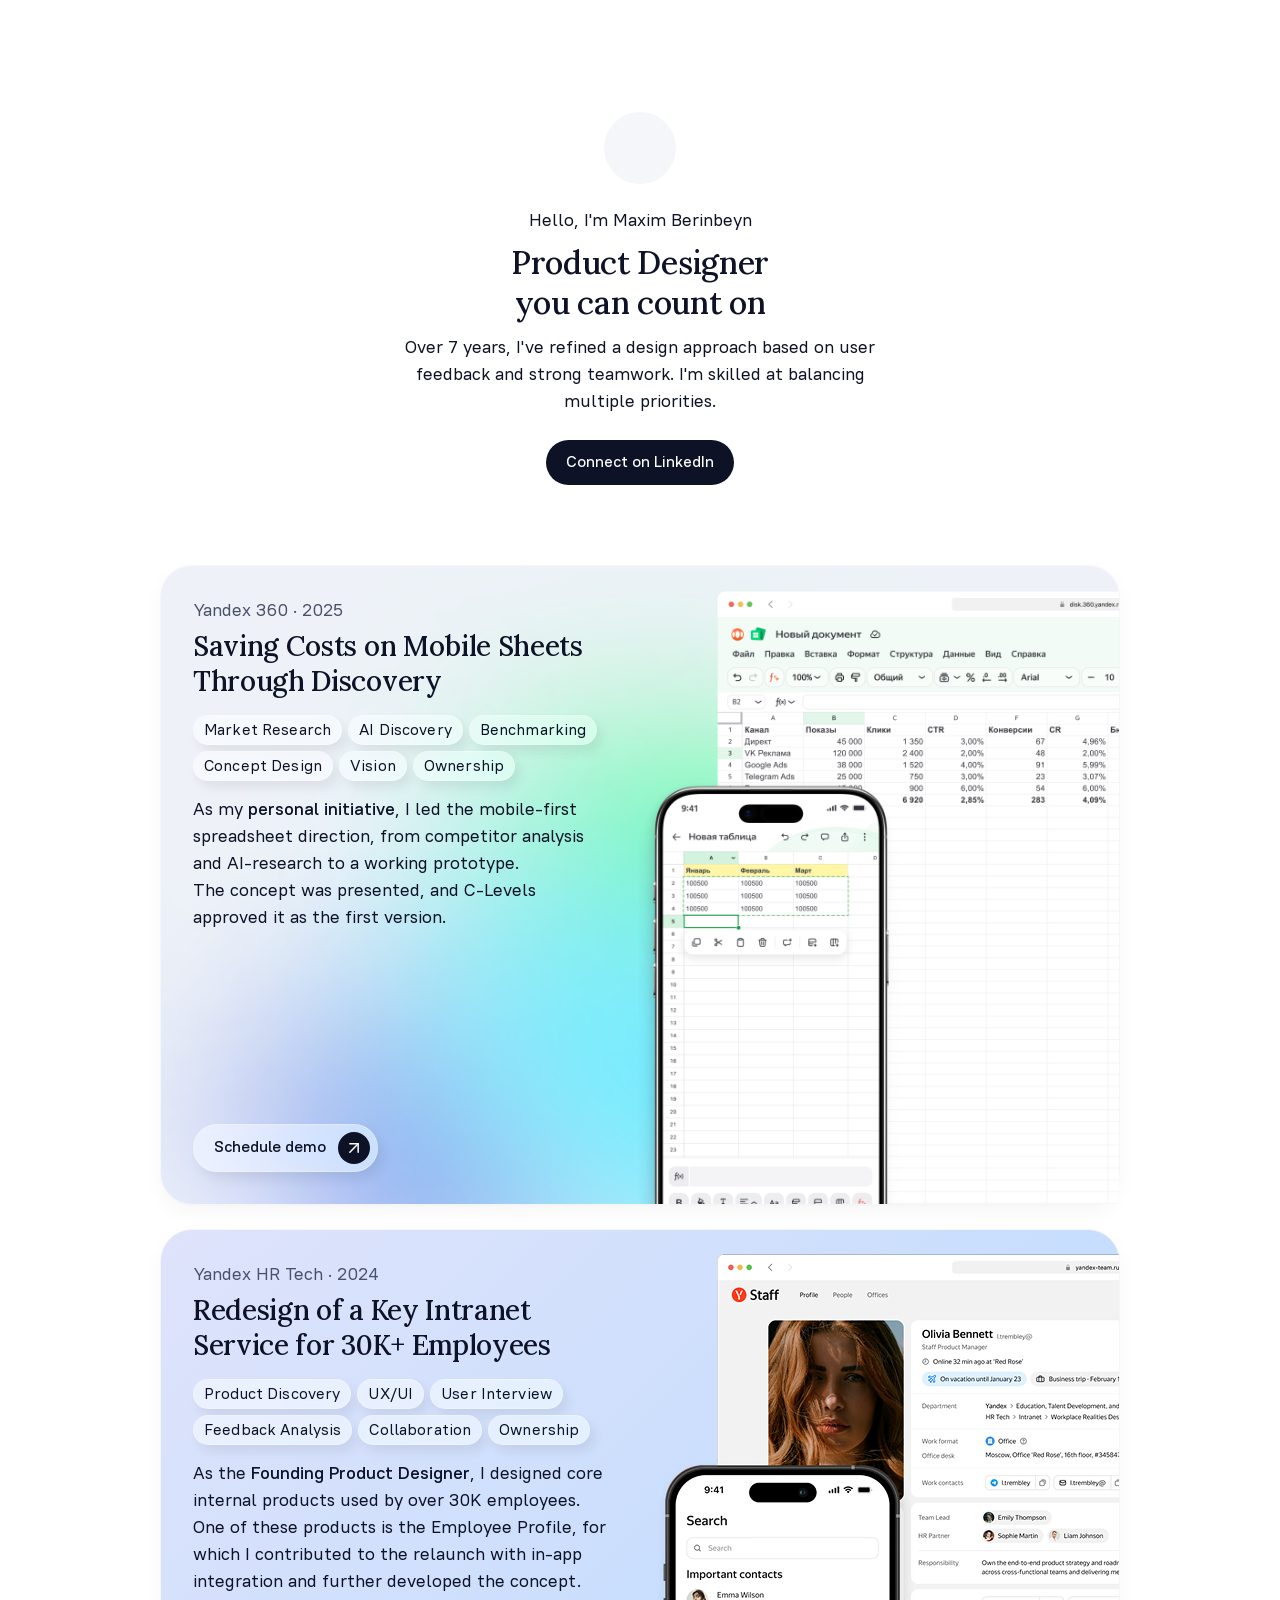
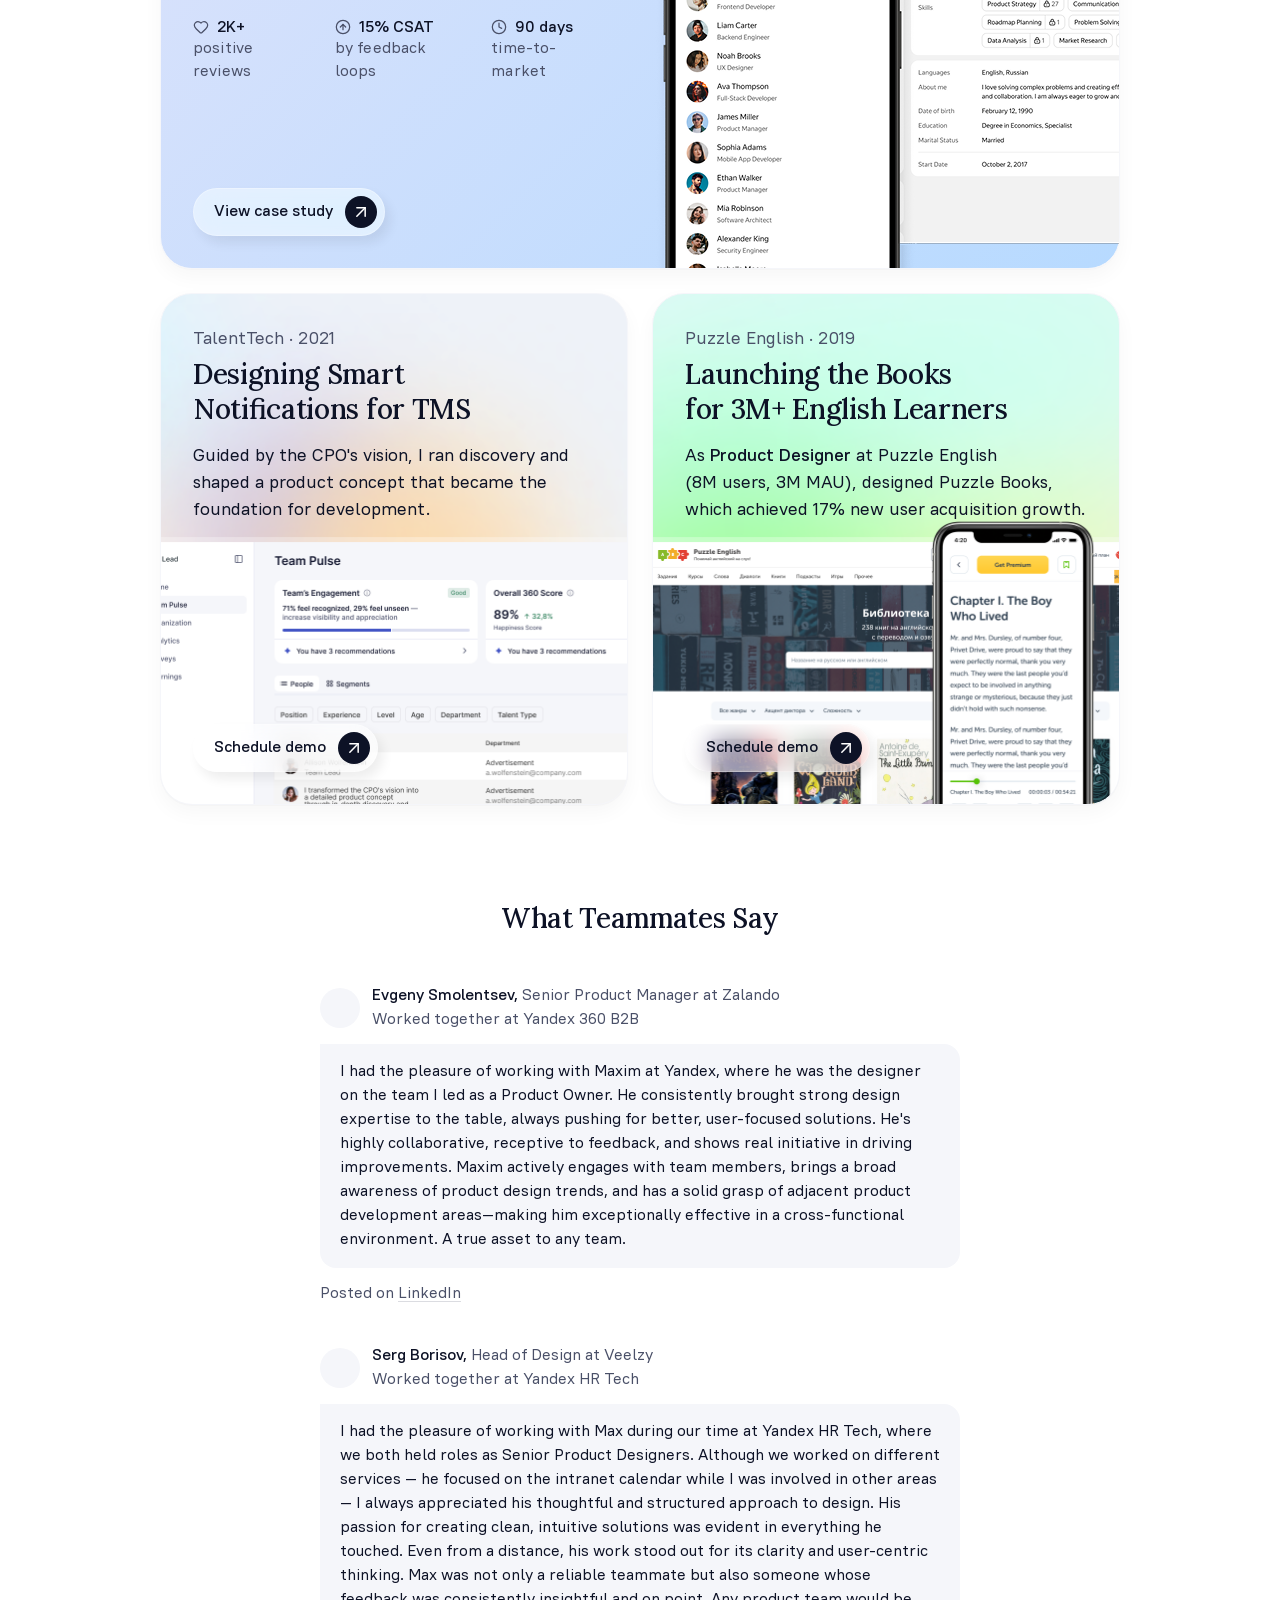
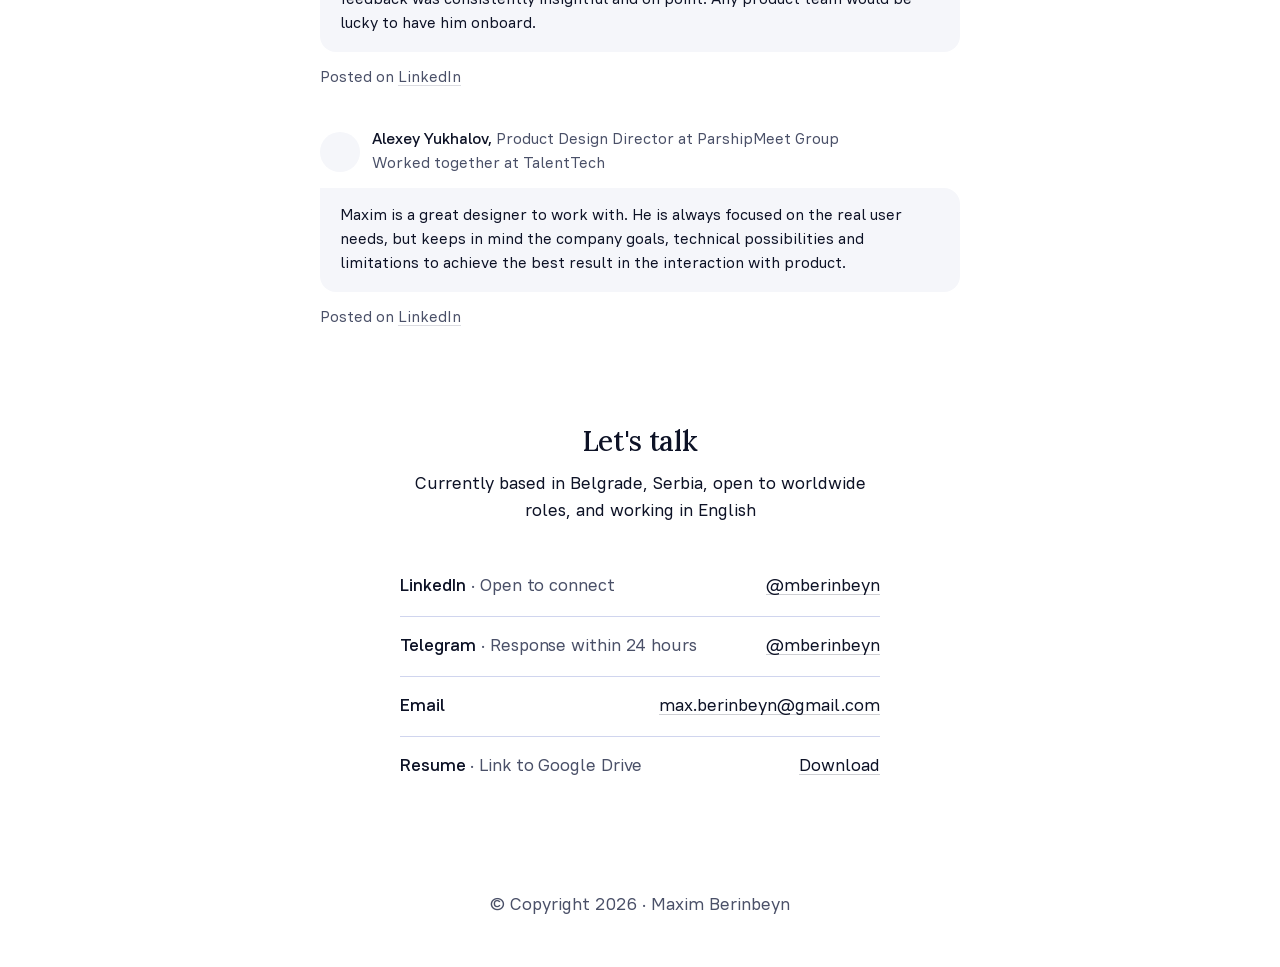
<file: index.html>
<!DOCTYPE html>
<html>
<head>
  <meta charset="utf-8">
  <title>Maxim Berinbeyn. Product Designer</title>
  <meta name="viewport" content="width=device-width, initial-scale=1">
  <meta http-equiv="X-UA-Compatible" content="IE=edge">
  <link rel="stylesheet" href="styles.css">
  <script>(function(){var s=localStorage.getItem('theme');var d=s?s==='dark':matchMedia('(prefers-color-scheme: dark)').matches;document.documentElement.classList.toggle('dark',d);})();</script>
</head>
<body>

  <div class="grid-overlay" id="gridOverlay">
    <div class="grid-overlay-inner">
      <div class="grid-overlay-col"></div>
      <div class="grid-overlay-col"></div>
      <div class="grid-overlay-col"></div>
      <div class="grid-overlay-col"></div>
      <div class="grid-overlay-col"></div>
      <div class="grid-overlay-col"></div>
      <div class="grid-overlay-col"></div>
      <div class="grid-overlay-col"></div>
      <div class="grid-overlay-col"></div>
      <div class="grid-overlay-col"></div>
      <div class="grid-overlay-col"></div>
      <div class="grid-overlay-col"></div>
    </div>
  </div>

  <header class="site-header">
    <div class="site-header-inner">
      <div class="site-header-actions">
        <button class="icon-btn grid-toggle" aria-label="Toggle grid" data-tooltip="Toggle grid">
          <svg width="24" height="24" viewBox="0 0 24 24" fill="none" xmlns="http://www.w3.org/2000/svg">
            <g clip-path="url(#clip_grid_icon)">
              <path d="M21.2998 15.3C21.5235 15.523 21.7011 15.7879 21.8222 16.0796C21.9433 16.3714 22.0057 16.6841 22.0057 17C22.0057 17.3159 21.9433 17.6286 21.8222 17.9204C21.7011 18.2121 21.5235 18.477 21.2998 18.7L18.6998 21.3C18.4768 21.5237 18.2119 21.7013 17.9202 21.8224C17.6284 21.9435 17.3157 22.0059 16.9998 22.0059C16.6839 22.0059 16.3712 21.9435 16.0794 21.8224C15.7877 21.7013 15.5228 21.5237 15.2998 21.3L2.6998 8.7C2.25036 8.24838 1.99805 7.63715 1.99805 7C1.99805 6.36285 2.25036 5.75162 2.6998 5.3L5.2998 2.7C5.75143 2.25056 6.36265 1.99825 6.9998 1.99825C7.63695 1.99825 8.24818 2.25056 8.6998 2.7L21.2998 15.3Z" stroke="currentColor" stroke-width="2" stroke-linecap="round" stroke-linejoin="round"/>
              <path d="M14.5 12.5L16.5 10.5" stroke="currentColor" stroke-width="2" stroke-linecap="round" stroke-linejoin="round"/>
              <path d="M11.5 9.5L13.5 7.5" stroke="currentColor" stroke-width="2" stroke-linecap="round" stroke-linejoin="round"/>
              <path d="M8.5 6.5L10.5 4.5" stroke="currentColor" stroke-width="2" stroke-linecap="round" stroke-linejoin="round"/>
              <path d="M17.5 15.5L19.5 13.5" stroke="currentColor" stroke-width="2" stroke-linecap="round" stroke-linejoin="round"/>
            </g>
            <defs><clipPath id="clip_grid_icon"><rect width="24" height="24" fill="white"/></clipPath></defs>
          </svg>
        </button>
        <button class="icon-btn theme-toggle" aria-label="Toggle theme" data-tooltip="Toggle theme">
          <svg class="theme-icon theme-icon-moon" width="24" height="24" viewBox="0 0 24 24" fill="none" xmlns="http://www.w3.org/2000/svg">
            <path d="M20.985 12.486C20.8912 14.2221 20.2966 15.894 19.273 17.2994C18.2494 18.7048 16.8406 19.7837 15.217 20.4055C13.5933 21.0274 11.8243 21.1656 10.1237 20.8035C8.42318 20.4414 6.86392 19.5945 5.63442 18.3652C4.40493 17.1358 3.55785 15.5766 3.19558 13.8761C2.83331 12.1756 2.97136 10.4065 3.59304 8.78281C4.21472 7.15908 5.29342 5.75019 6.69874 4.72643C8.10406 3.70268 9.77583 3.1079 11.512 3.014C11.917 2.992 12.129 3.474 11.914 3.817C11.1949 4.96755 10.8869 6.32787 11.0405 7.67595C11.194 9.02403 11.7999 10.2803 12.7593 11.2397C13.7187 12.1991 14.9749 12.805 16.323 12.9585C17.6711 13.112 19.0314 12.8041 20.182 12.085C20.526 11.87 21.007 12.081 20.985 12.486Z" stroke="currentColor" stroke-width="2" stroke-linecap="round" stroke-linejoin="round"/>
          </svg>
          <svg class="theme-icon theme-icon-sun" xmlns="http://www.w3.org/2000/svg" width="24" height="24" viewBox="0 0 24 24" fill="none" stroke="currentColor" stroke-width="2" stroke-linecap="round" stroke-linejoin="round">
            <circle cx="12" cy="12" r="4"/>
            <path d="M12 2v2"/>
            <path d="M12 20v2"/>
            <path d="m4.93 4.93 1.41 1.41"/>
            <path d="m17.66 17.66 1.41 1.41"/>
            <path d="M2 12h2"/>
            <path d="M20 12h2"/>
            <path d="m6.34 17.66-1.41 1.41"/>
            <path d="m19.07 4.93-1.41 1.41"/>
          </svg>
        </button>
      </div>
    </div>
  </header>

  <div class="container">
   <div class="page">

    <div class="intro">
      <div class="avatar" style="background-image: url('https://media.licdn.com/dms/image/v2/D4D03AQERcZIsmYtmuw/profile-displayphoto-scale_400_400/B4DZlHCnbEJgAg-/0/1757833493435?e=1792022400&v=beta&t=OmG1w1MoV_yTyveGhMJSOM4c4ghUjGektxpJ-fFDZ_k'); background-size: cover; background-position: center;"></div>
      <p class="t-body">Hello, I'm Maxim&nbsp;Berinbeyn</p>
      <p class="t-h1">Product Designer<br>you can count on</p>
      <p class="t-body">Over 7&nbsp;years, I've refined a design approach based on user feedback and strong teamwork. I'm skilled at balancing multiple priorities.</p>
      <a class="btn-primary" href="#">Connect on LinkedIn</a>
    </div>

    <div class="projects">
      <div class="project-card featured">
        <div class="project-text">
          <p class="t-small">Yandex 360 · 2025</p>
          <p class="t-h2">Saving Costs on&nbsp;Mobile Sheets Through Discovery</p>
          <div class="tags">
            <span class="tag">Market Research</span>
            <span class="tag">AI Discovery</span>
            <span class="tag">Benchmarking</span>
            <span class="tag">Concept Design</span>
            <span class="tag">Vision</span>
            <span class="tag">Ownership</span>
          </div>
          <p class="t-body">As&nbsp;my&nbsp;<strong>personal initiative</strong>, I&nbsp;led the&nbsp;mobile-first spreadsheet direction, from&nbsp;competitor analysis and AI&#8209;research to&nbsp;a&nbsp;working prototype. The&nbsp;concept was presented, and&nbsp;C-Levels approved it&nbsp;as&nbsp;the&nbsp;first version.</p>
          <a class="btn-case-study js-nda-modal" href="#" data-tooltip="This project is under NDA, drop me a line and we'll schedule a demo." data-tooltip-position="top">
            <span class="btn-case-study-label">Schedule demo</span>
            <span class="btn-case-study-icon">
              <svg width="20" height="20" viewBox="0 0 20 20" fill="none" xmlns="http://www.w3.org/2000/svg">
                <path d="M5.83337 14.1663L14.1667 5.83301" stroke="currentColor" stroke-width="1.5" stroke-linecap="round" stroke-linejoin="round"/>
                <path d="M5.83337 5.83301H14.1667V14.1663" stroke="currentColor" stroke-width="1.5" stroke-linecap="round" stroke-linejoin="round"/>
              </svg>
            </span>
          </a>
        </div>
        <div class="project-thumb project-thumb--sheets"></div>
      </div>
      <div class="project-card featured">
        <div class="project-text">
          <p class="t-small">Yandex HR Tech · 2024</p>
          <p class="t-h2">Redesign of a Key Intranet Service for 30K+&nbsp;Employees</p>
          <div class="tags">
            <span class="tag">Product Discovery</span>
            <span class="tag">UX/UI</span>
            <span class="tag">User Interview</span>
            <span class="tag">Feedback Analysis</span>
            <span class="tag">Collaboration</span>
            <span class="tag">Ownership</span>
          </div>
          <p class="t-body">As the <strong>Founding Product Designer</strong>, I designed core internal products used by over 30K&nbsp;employees. One of these products is the Employee Profile, for which I contributed to the relaunch with in-app integration and further developed the concept.</p>
          <div class="metrics">
            <div class="metric">
              <div class="metric-title"><svg width="16" height="16" viewBox="0 0 16 16" fill="none" xmlns="http://www.w3.org/2000/svg"><path d="M1.3335 6.33332C1.33351 5.59145 1.55856 4.86704 1.97892 4.25576C2.39928 3.64448 2.99517 3.17509 3.6879 2.90959C4.38063 2.64408 5.1376 2.59495 5.85884 2.76868C6.58007 2.94242 7.23165 3.33084 7.7275 3.88265C7.76242 3.92 7.80464 3.94977 7.85155 3.97012C7.89845 3.99047 7.94903 4.00098 8.00016 4.00098C8.05129 4.00098 8.10188 3.99047 8.14878 3.97012C8.19568 3.94977 8.2379 3.92 8.27283 3.88265C8.76712 3.32725 9.41884 2.93556 10.1413 2.75972C10.8637 2.58388 11.6225 2.63222 12.3167 2.89831C13.011 3.1644 13.6078 3.63562 14.0276 4.24925C14.4474 4.86289 14.6704 5.58983 14.6668 6.33332C14.6668 7.85999 13.6668 8.99999 12.6668 9.99999L9.0055 13.542C8.88127 13.6847 8.72811 13.7993 8.55619 13.8782C8.38427 13.9571 8.19752 13.9986 8.00836 13.9997C7.81919 14.0009 7.63193 13.9619 7.45902 13.8851C7.28611 13.8084 7.13151 13.6957 7.0055 13.5547L3.3335 9.99999C2.3335 8.99999 1.3335 7.86665 1.3335 6.33332Z" stroke="currentColor" stroke-width="1.25" stroke-linecap="round" stroke-linejoin="round"/></svg> 2K+</div>
              <div class="metric-desc">positive reviews</div>
            </div>
            <div class="metric">
              <div class="metric-title"><svg width="16" height="16" viewBox="0 0 16 16" fill="none" xmlns="http://www.w3.org/2000/svg"><g clip-path="url(#clip_csat2)"><path d="M8.00016 14.6667C11.6821 14.6667 14.6668 11.6819 14.6668 8.00004C14.6668 4.31814 11.6821 1.33337 8.00016 1.33337C4.31826 1.33337 1.3335 4.31814 1.3335 8.00004C1.3335 11.6819 4.31826 14.6667 8.00016 14.6667Z" stroke="currentColor" stroke-width="1.25" stroke-linecap="round" stroke-linejoin="round"/><path d="M10.6668 8.00004L8.00016 5.33337L5.3335 8.00004" stroke="currentColor" stroke-width="1.25" stroke-linecap="round" stroke-linejoin="round"/><path d="M8 10.6667V5.33337" stroke="currentColor" stroke-width="1.25" stroke-linecap="round" stroke-linejoin="round"/></g><defs><clipPath id="clip_csat2"><rect width="16" height="16" fill="white"/></clipPath></defs></svg> 15% CSAT</div>
              <div class="metric-desc">by feedback loops</div>
            </div>
            <div class="metric">
              <div class="metric-title"><svg width="16" height="16" viewBox="0 0 16 16" fill="none" xmlns="http://www.w3.org/2000/svg"><g clip-path="url(#clip_time2)"><path d="M8 4V8L10.6667 9.33333" stroke="currentColor" stroke-width="1.25" stroke-linecap="round" stroke-linejoin="round"/><path d="M8.00016 14.6667C11.6821 14.6667 14.6668 11.6819 14.6668 8.00004C14.6668 4.31814 11.6821 1.33337 8.00016 1.33337C4.31826 1.33337 1.3335 4.31814 1.3335 8.00004C1.3335 11.6819 4.31826 14.6667 8.00016 14.6667Z" stroke="currentColor" stroke-width="1.25" stroke-linecap="round" stroke-linejoin="round"/></g><defs><clipPath id="clip_time2"><rect width="16" height="16" fill="white"/></clipPath></defs></svg> 90&nbsp;days</div>
              <div class="metric-desc">time-to-market</div>
            </div>
          </div>
          <a class="btn-case-study" href="case-study-hrtech.html">
            <span class="btn-case-study-label">View case study</span>
            <span class="btn-case-study-icon">
              <svg width="20" height="20" viewBox="0 0 20 20" fill="none" xmlns="http://www.w3.org/2000/svg">
                <path d="M5.83337 14.1663L14.1667 5.83301" stroke="currentColor" stroke-width="1.5" stroke-linecap="round" stroke-linejoin="round"/>
                <path d="M5.83337 5.83301H14.1667V14.1663" stroke="currentColor" stroke-width="1.5" stroke-linecap="round" stroke-linejoin="round"/>
              </svg>
            </span>
          </a>
        </div>
        <div class="project-thumb project-thumb--hrtech"></div>
      </div>
      <div class="project-card">
        <div class="project-text">
          <p class="t-small">TalentTech · 2021</p>
          <p class="t-h2">Designing Smart<br>Notifications for&nbsp;TMS</p>
          <p class="t-body">Guided by&nbsp;the CPO's vision, I&nbsp;ran discovery and shaped a&nbsp;product concept that became the foundation for development.</p>
          <a class="btn-case-study js-nda-modal" href="#" data-tooltip="This project is under NDA, drop me a line and we'll schedule a demo." data-tooltip-position="top">
            <span class="btn-case-study-label">Schedule demo</span>
            <span class="btn-case-study-icon">
              <svg width="20" height="20" viewBox="0 0 20 20" fill="none" xmlns="http://www.w3.org/2000/svg">
                <path d="M5.83337 14.1663L14.1667 5.83301" stroke="currentColor" stroke-width="1.5" stroke-linecap="round" stroke-linejoin="round"/>
                <path d="M5.83337 5.83301H14.1667V14.1663" stroke="currentColor" stroke-width="1.5" stroke-linecap="round" stroke-linejoin="round"/>
              </svg>
            </span>
          </a>
        </div>
      </div>
      <div class="project-card">
        <div class="project-text">
          <p class="t-small">Puzzle English · 2019</p>
          <p class="t-h2">Launching the Books for&nbsp;3M+&nbsp;English Learners</p>
          <p class="t-body">As <strong>Product Designer</strong> at&nbsp;Puzzle&nbsp;English (8M&nbsp;users, 3M&nbsp;MAU), designed Puzzle&nbsp;Books, which achieved 17%&nbsp;new user acquisition growth.</p>
          <a class="btn-case-study js-nda-modal" href="#" data-tooltip="This project is under NDA, drop me a line and we'll schedule a demo." data-tooltip-position="top">
            <span class="btn-case-study-label">Schedule demo</span>
            <span class="btn-case-study-icon">
              <svg width="20" height="20" viewBox="0 0 20 20" fill="none" xmlns="http://www.w3.org/2000/svg">
                <path d="M5.83337 14.1663L14.1667 5.83301" stroke="currentColor" stroke-width="1.5" stroke-linecap="round" stroke-linejoin="round"/>
                <path d="M5.83337 5.83301H14.1667V14.1663" stroke="currentColor" stroke-width="1.5" stroke-linecap="round" stroke-linejoin="round"/>
              </svg>
            </span>
          </a>
        </div>
      </div>
    </div>

    <div class="teammates">
      <p class="t-h2">What Teammates Say</p>
    </div>
    <div class="teammates-grid">
      <div class="teammate-card">
        <div class="teammate-header">
          <div class="teammate-avatar" style="background-image: url('https://media.licdn.com/dms/image/v2/D4D03AQEzgWh_M9RMIw/profile-displayphoto-crop_800_800/B4DZ1sX4lUJ0AI-/0/1775639705939?e=1792022400&v=beta&t=3ZgfkolcfoyGyGnJxB8J_dvBcs9ca6hQUsoNY8wZck4'); background-size: cover; background-position: center;"></div>
          <div class="teammate-info">
            <p class="t-body"><span class="teammate-name">Evgeny&nbsp;Smolentsev,</span> <span class="teammate-role"><span class="senior-full">Senior</span><span class="senior-short">Sr.</span> Product Manager at&nbsp;Zalando</span></p>
            <p class="t-body teammate-context">Worked together at&nbsp;Yandex 360&nbsp;B2B</p>
          </div>
        </div>
        <div class="teammate-quote">
          <p class="t-body">I had the pleasure of working with Maxim at Yandex, where he was the designer on the team I led as a Product Owner. He consistently brought strong design expertise to the table, always pushing for better, user-focused solutions. He's highly collaborative, receptive to feedback, and shows real initiative in driving improvements. Maxim actively engages with team members, brings a broad awareness of product design trends, and has a solid grasp of adjacent product development areas—making him exceptionally effective in a cross-functional environment. A true asset to any team.</p>
        </div>
        <p class="teammate-source">Posted on <a href="https://www.linkedin.com/in/mberinbeyn/" class="teammate-source-link">LinkedIn</a></p>
      </div>
      <div class="teammate-card">
        <div class="teammate-header">
          <div class="teammate-avatar" style="background-image: url('https://media.licdn.com/dms/image/v2/D4D03AQE62H-U5yK4jw/profile-displayphoto-shrink_800_800/B4DZY6VBP4HsAg-/0/1744735311334?e=1792022400&v=beta&t=QWkuUZTzMAKZ-EZC8HSw76H1n6xKKgLT2fHqDX2QF3U'); background-size: cover; background-position: center;"></div>
          <div class="teammate-info">
            <p class="t-body"><span class="teammate-name">Serg&nbsp;Borisov,</span> <span class="teammate-role">Head of Design at&nbsp;Veelzy</span></p>
            <p class="t-body teammate-context">Worked together at&nbsp;Yandex HR&nbsp;Tech</p>
          </div>
        </div>
        <div class="teammate-quote">
          <p class="t-body">I had the pleasure of working with Max during our time at Yandex HR Tech, where we both held roles as Senior Product Designers. Although we worked on different services — he focused on the intranet calendar while I was involved in other areas — I always appreciated his thoughtful and structured approach to design. His passion for creating clean, intuitive solutions was evident in everything he touched. Even from a distance, his work stood out for its clarity and user-centric thinking. Max was not only a reliable teammate but also someone whose feedback was consistently insightful and on point. Any product team would be lucky to have him onboard.</p>
        </div>
        <p class="teammate-source">Posted on <a href="https://www.linkedin.com/in/mberinbeyn/" class="teammate-source-link">LinkedIn</a></p>
      </div>
      <div class="teammate-card">
        <div class="teammate-header">
          <div class="teammate-avatar" style="background-image: url('https://media.licdn.com/dms/image/v2/D4E03AQFQ8jcH6N1Gvg/profile-displayphoto-shrink_800_800/profile-displayphoto-shrink_800_800/0/1672320653431?e=1792022400&v=beta&t=_4PWjLyHegEC7yR457w6lu120SjNEOPWWlz1l5hbg7Y'); background-size: cover; background-position: center;"></div>
          <div class="teammate-info">
            <p class="t-body"><span class="teammate-name">Alexey&nbsp;Yukhalov,</span> <span class="teammate-role">Product Design Director at&nbsp;ParshipMeet Group</span></p>
            <p class="t-body teammate-context">Worked together at&nbsp;TalentTech</p>
          </div>
        </div>
        <div class="teammate-quote">
          <p class="t-body">Maxim is a great designer to work with. He is always focused on the real user needs, but keeps in mind the company goals, technical possibilities and limitations to achieve the best result in the interaction with product.</p>
        </div>
        <p class="teammate-source">Posted on <a href="https://www.linkedin.com/in/mberinbeyn/" class="teammate-source-link">LinkedIn</a></p>
      </div>
    </div>

    <div class="contact">
      <p class="t-h2">Let's talk</p>
      <p class="t-body contact-intro">Currently based in Belgrade, Serbia, open to worldwide roles, and&nbsp;working in English</p>
      <div class="contact-list">
        <div class="contact-row">
          <div class="contact-row-left">
            <p class="t-label">LinkedIn <span class="contact-row-meta">· Open to connect</span></p>
          </div>
          <p class="t-body contact-row-value"><a href="https://www.linkedin.com/in/mberinbeyn/" class="contact-row-link">@mberinbeyn</a></p>
        </div>
        <div class="contact-row">
          <div class="contact-row-left">
            <p class="t-label">Telegram <span class="contact-row-meta">· Response within 24&nbsp;hours</span></p>
          </div>
          <p class="t-body contact-row-value"><a href="https://t.me/mberinbeyn" class="contact-row-link">@mberinbeyn</a></p>
        </div>
        <div class="contact-row">
          <div class="contact-row-left">
            <p class="t-label">Email</p>
          </div>
          <p class="t-body contact-row-value"><a href="mailto:max.berinbeyn@gmail.com" class="contact-row-link">max.berinbeyn@gmail.com</a></p>
        </div>
        <div class="contact-row">
          <div class="contact-row-left">
            <p class="t-label">Resume <span class="contact-row-meta">· Link to Google Drive</span></p>
          </div>
          <p class="t-body contact-row-value"><a href="https://drive.google.com/file/d/1rtcpXj7ntgai8uFuyO9K3XmeWYovUH-C/view?usp=drive_link" class="contact-row-link" target="_blank" rel="noopener">Download</a></p>
        </div>
      </div>
    </div>

   </div>
  </div>

  <p class="t-small footer">© Copyright <span class="js-year">2026</span> · Maxim&nbsp;Berinbeyn</p>

  <div class="nda-modal-overlay" id="ndaModalOverlay">
    <div class="nda-modal">
      <p class="t-h2 nda-modal-title">Project is under NDA</p>
      <p class="t-body nda-modal-text">Out of&nbsp;respect for&nbsp;the client, I&nbsp;can't share details publicly here. Feel free to&nbsp;reach out and we'll schedule a&nbsp;demo.</p>
      <a class="btn-primary nda-modal-btn" href="https://www.linkedin.com/in/mberinbeyn/" target="_blank" rel="noopener">Connect on LinkedIn</a>
    </div>
  </div>

  <script src="javascript.js"></script>
</body>
</html>
</file>
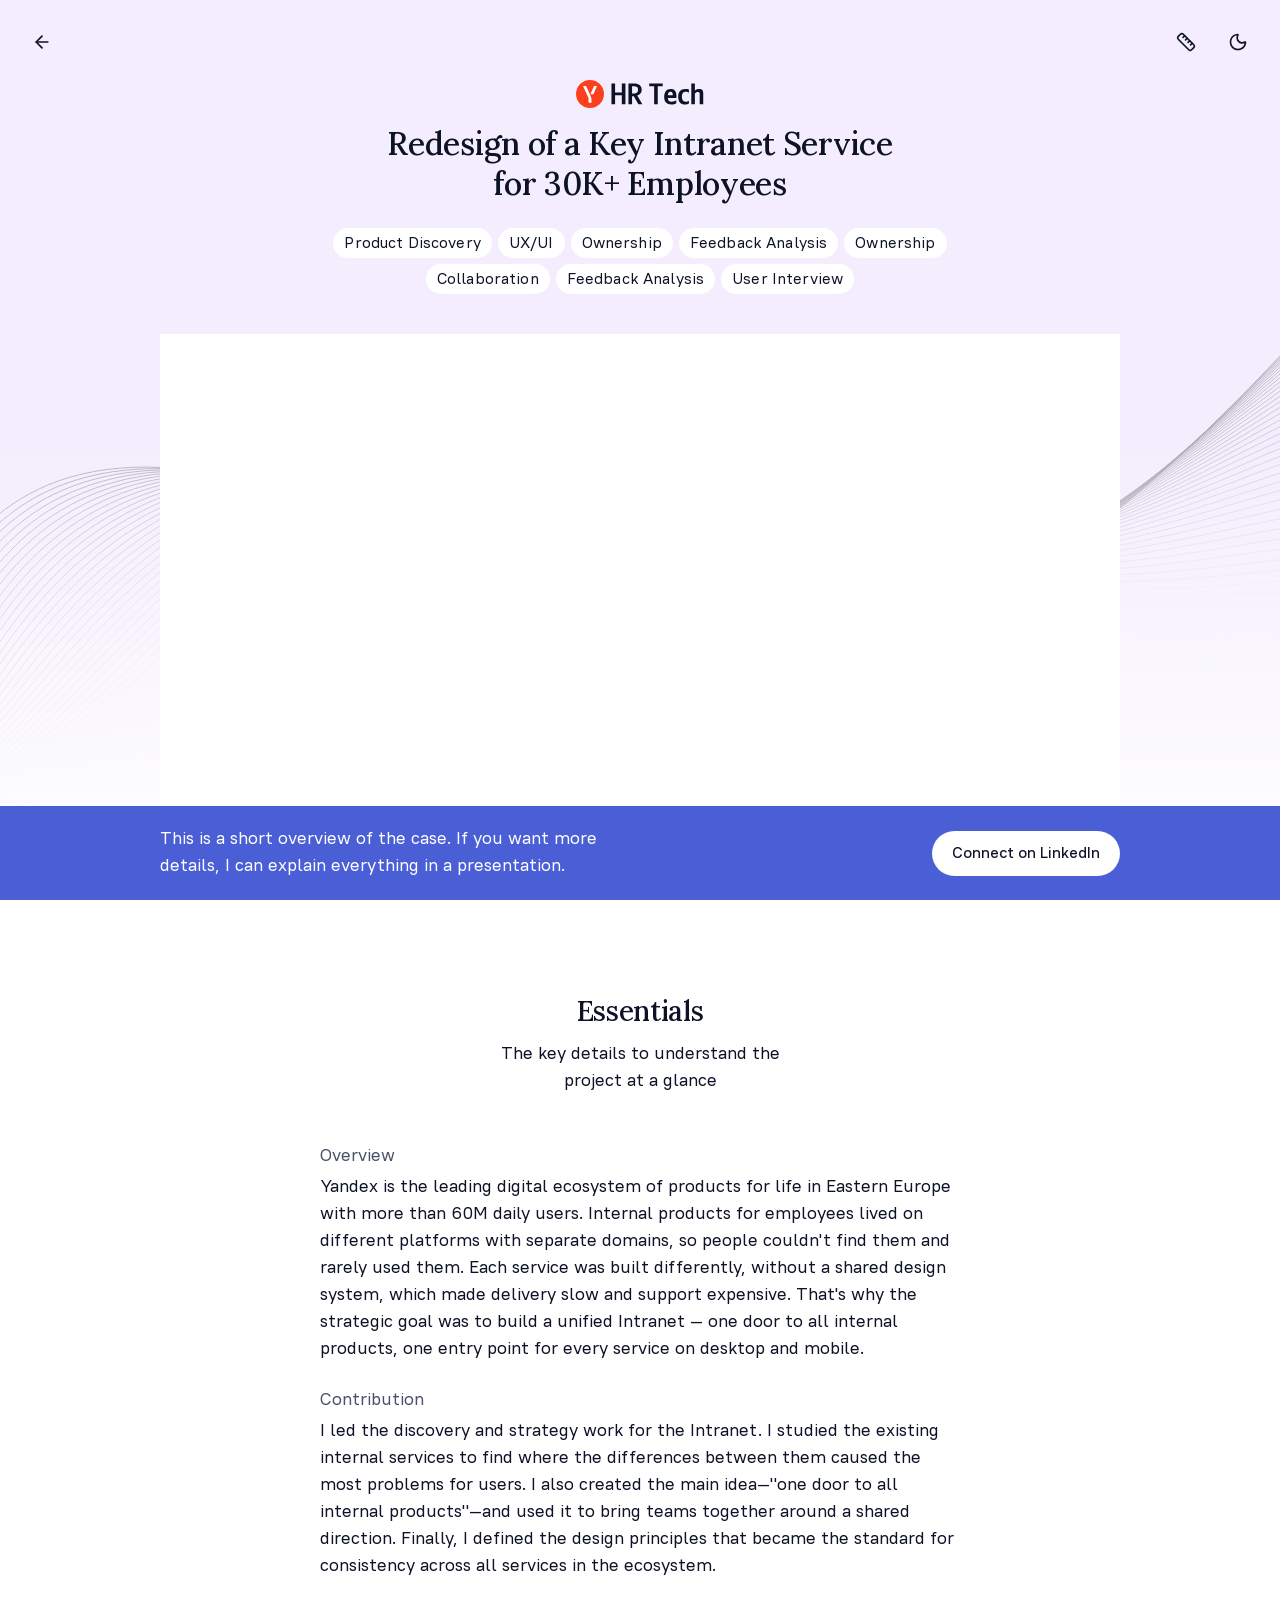
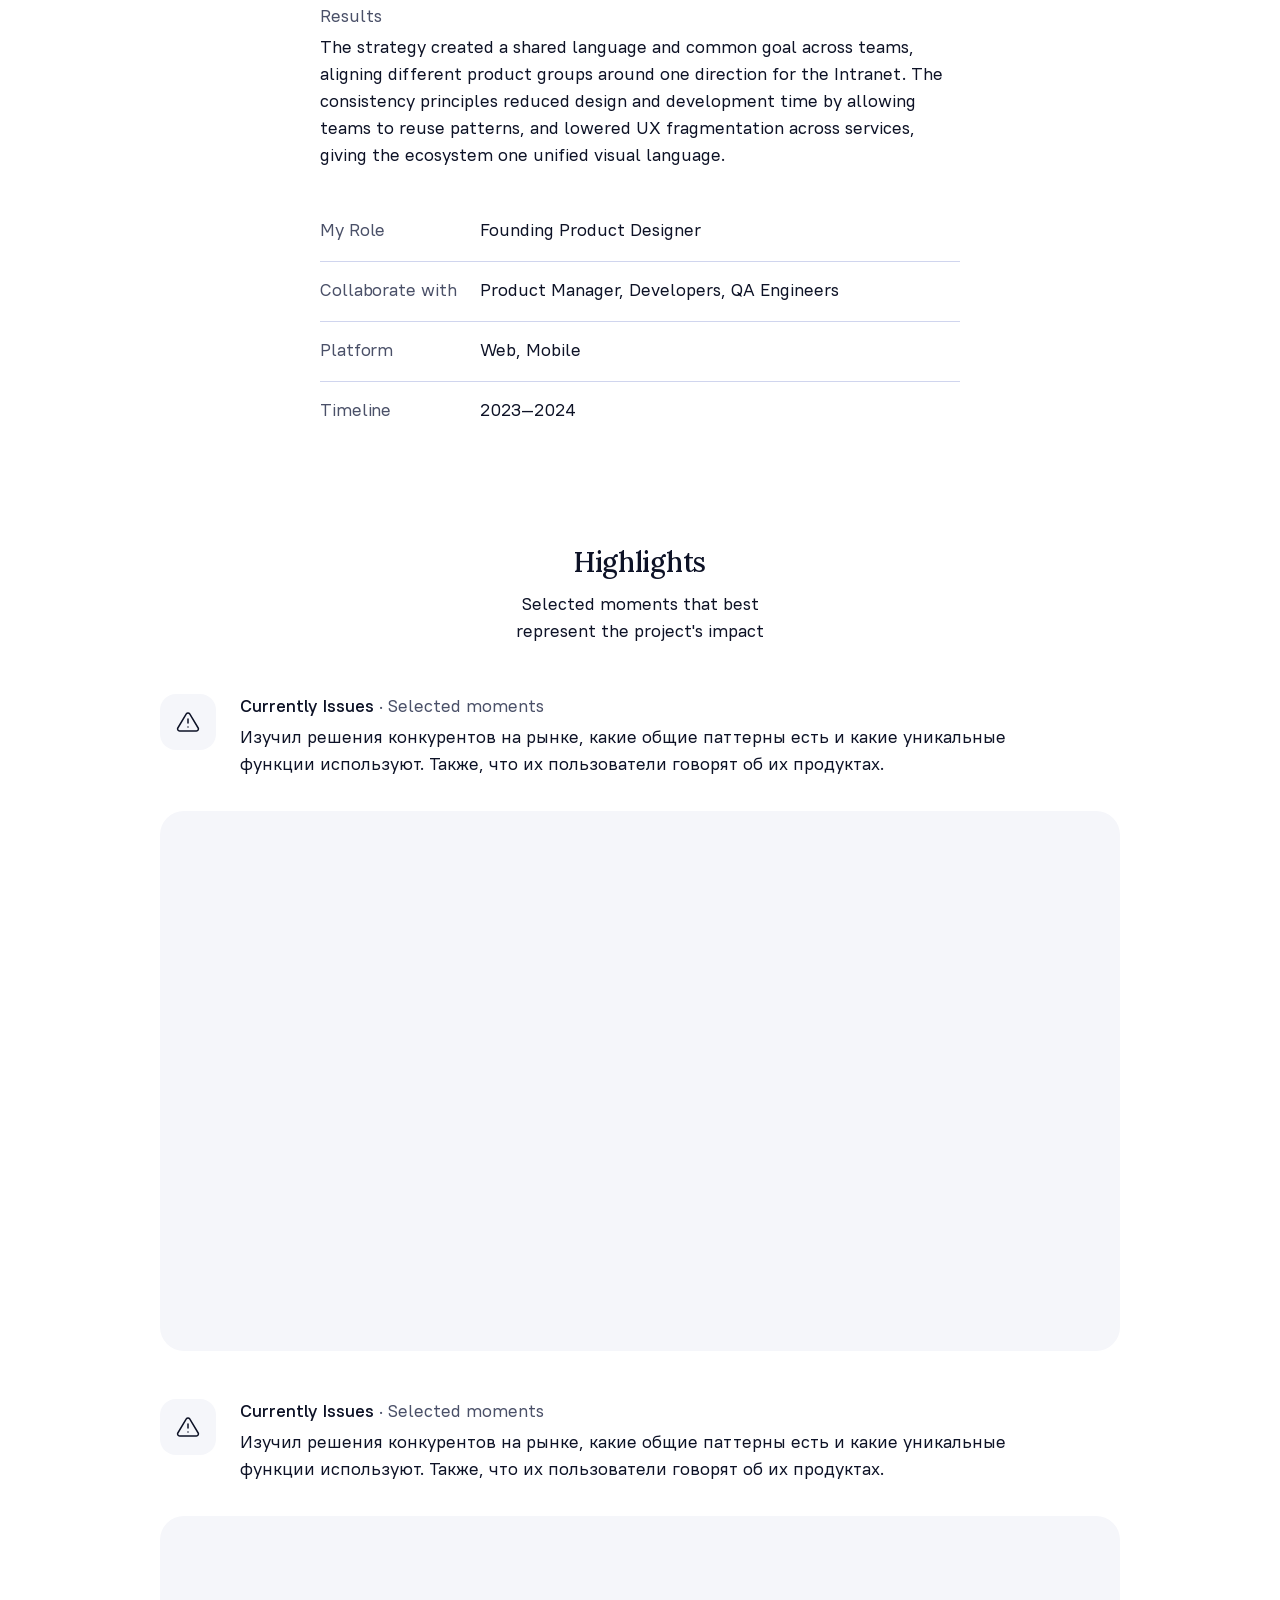
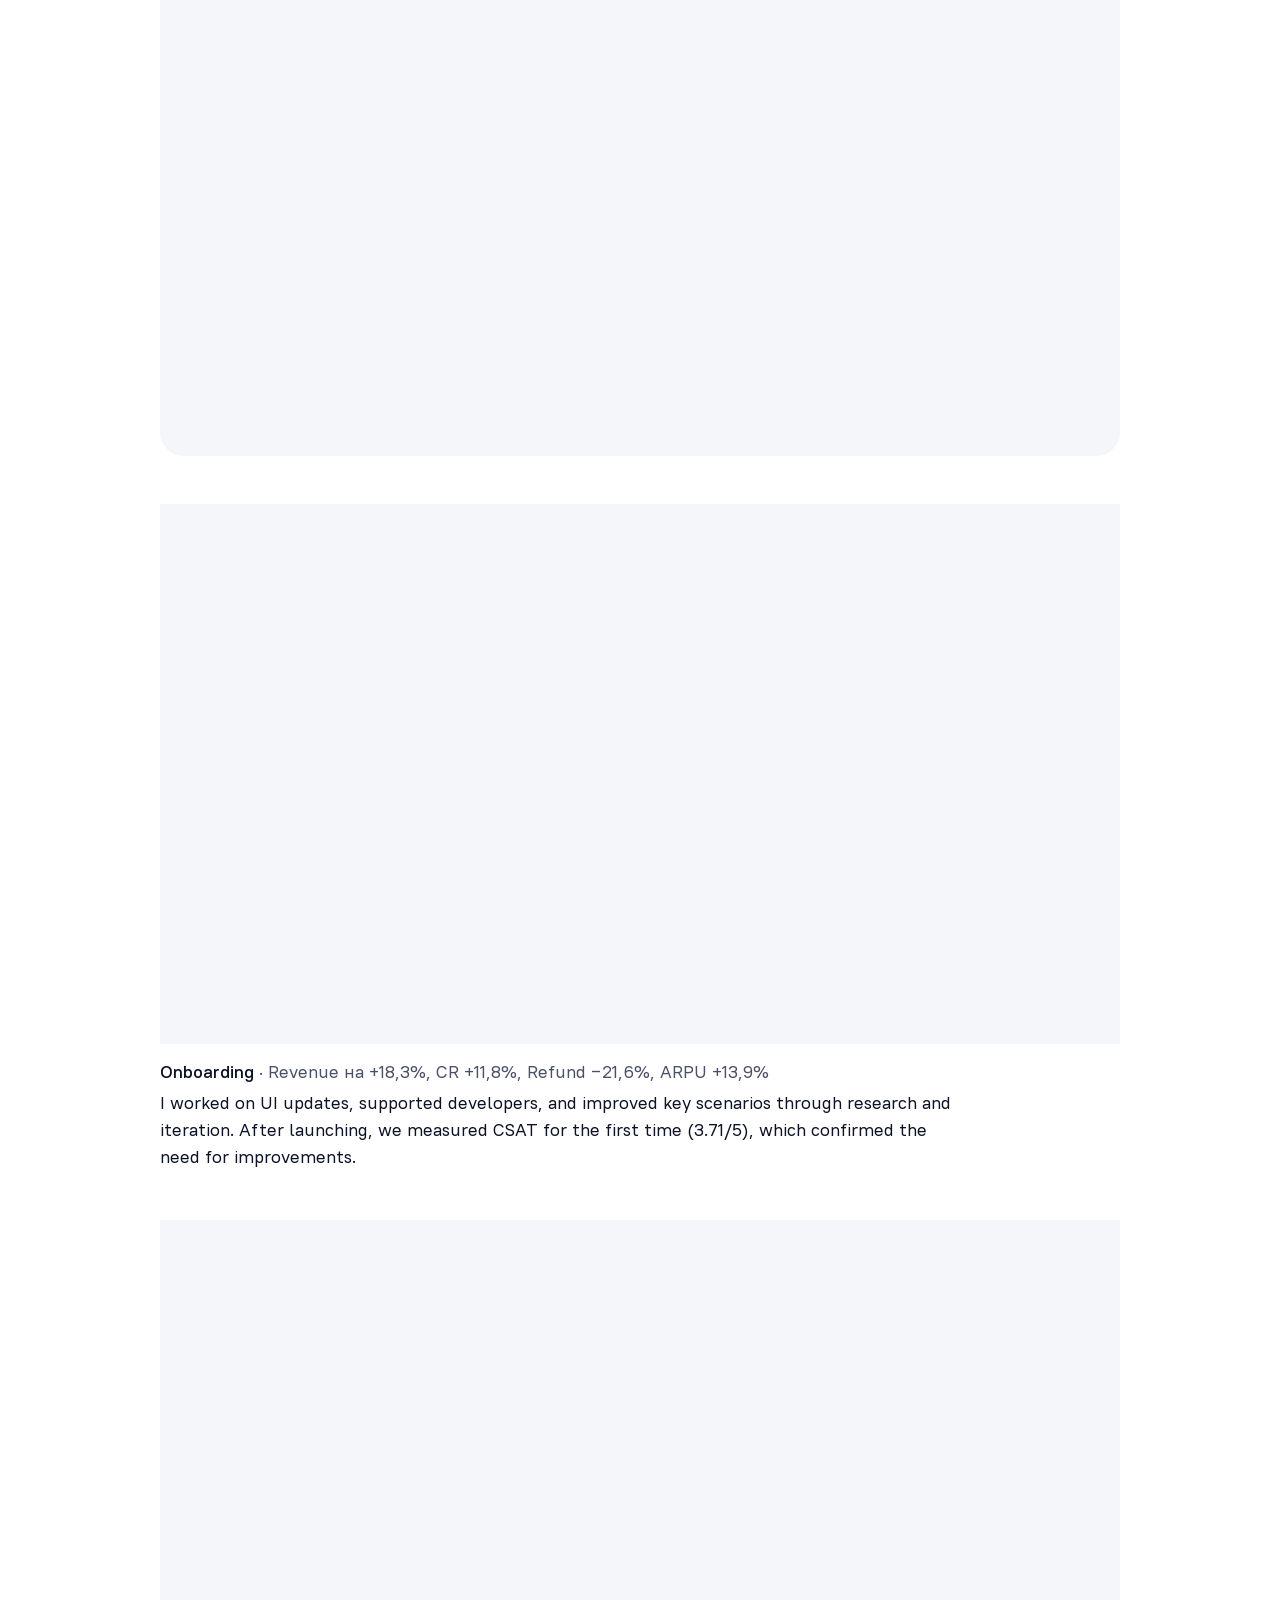
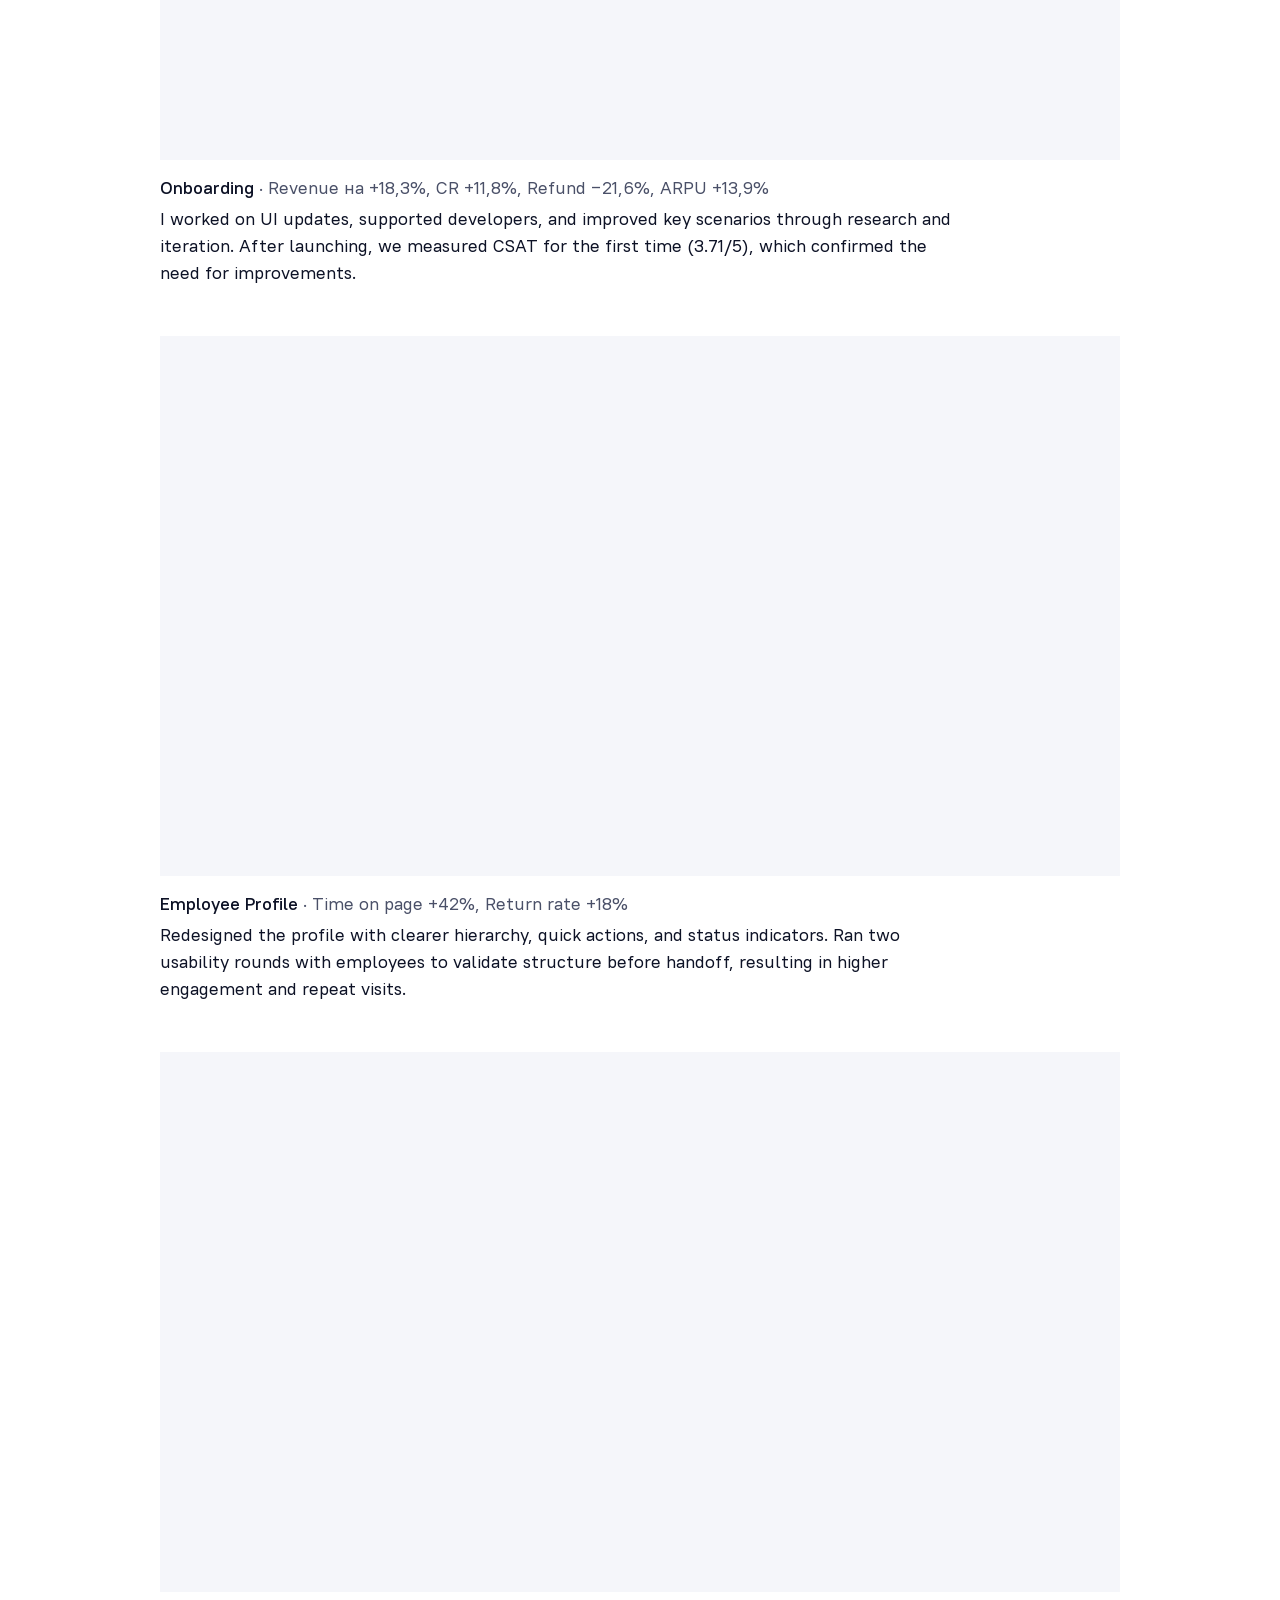
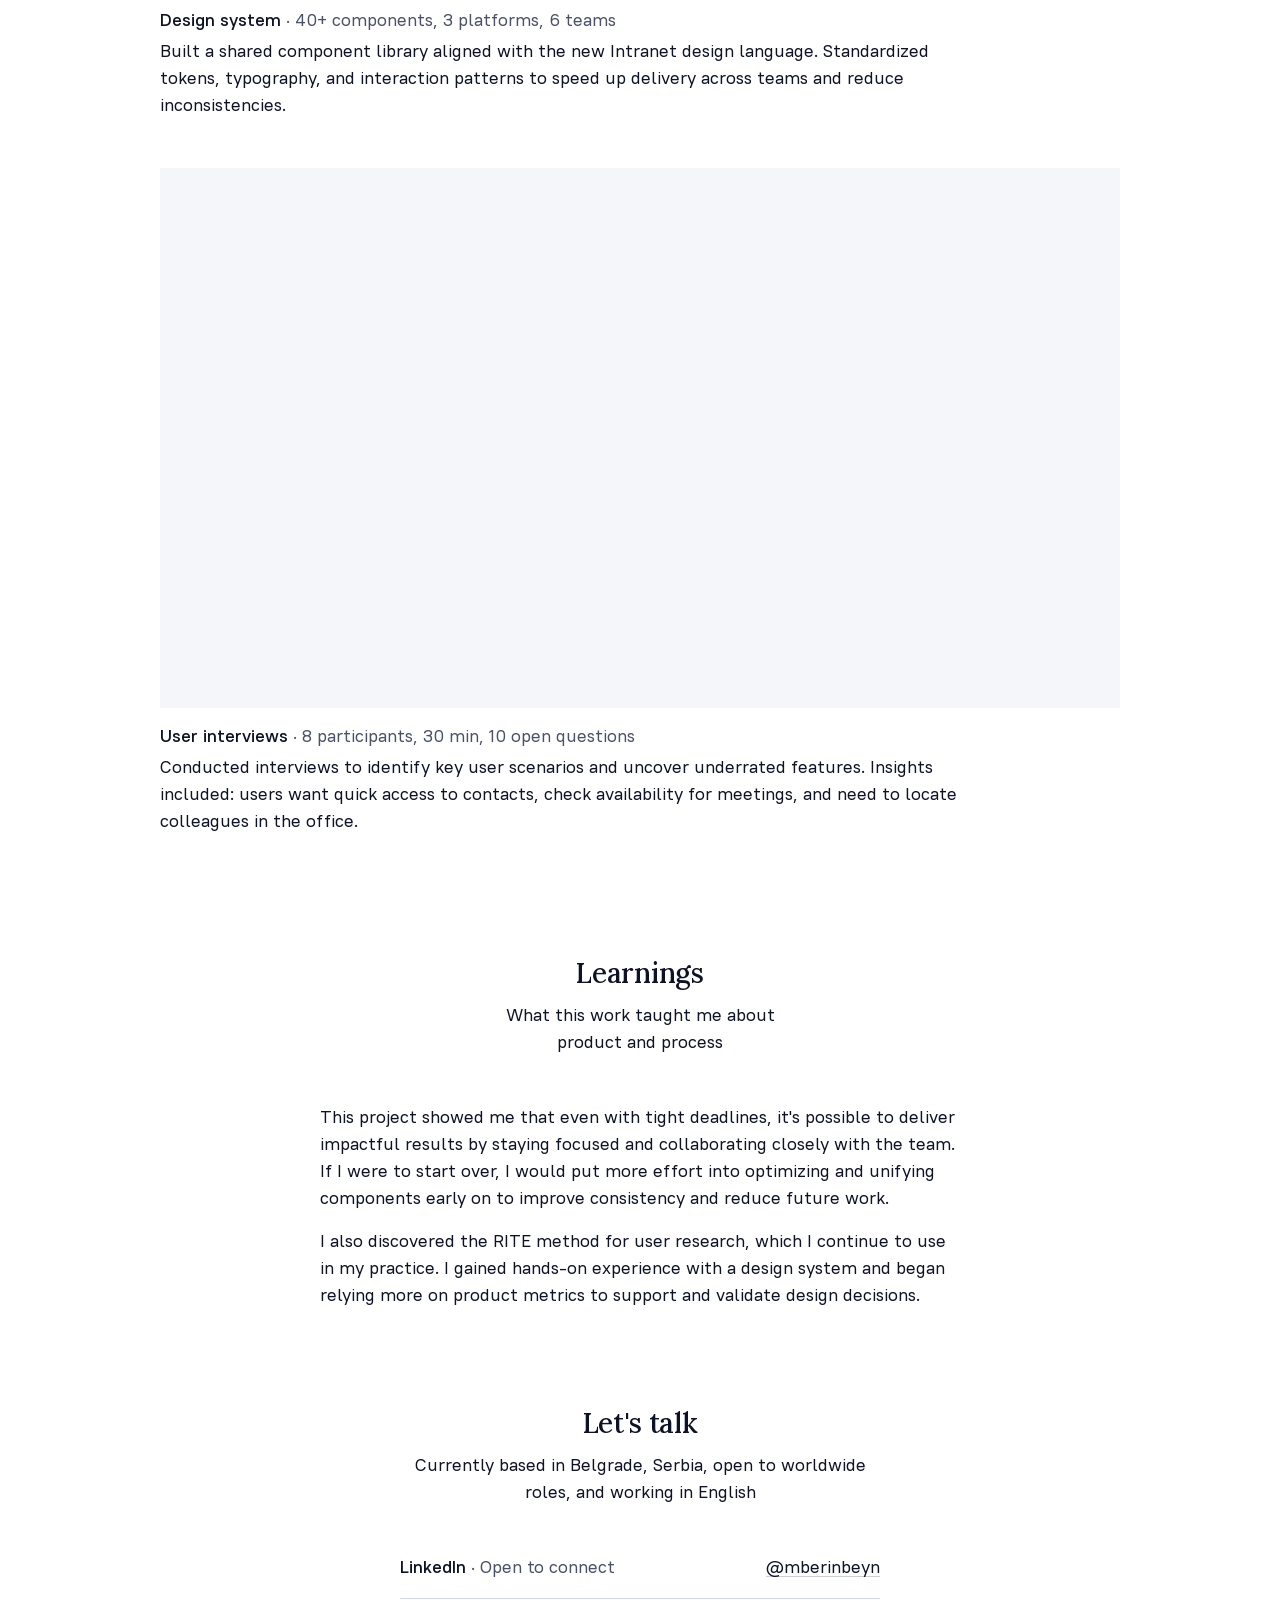
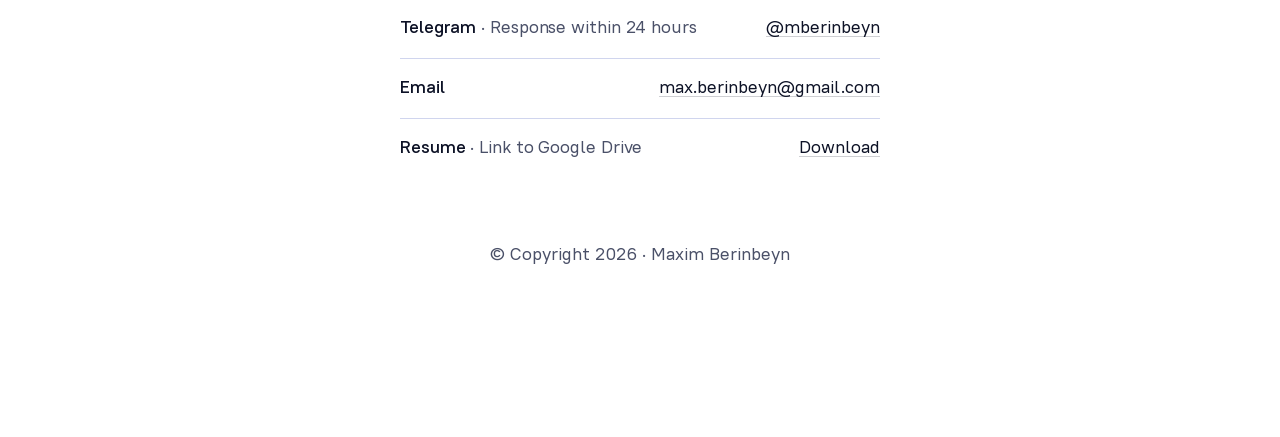
<file: case-study.html>
<!DOCTYPE html>
<html>
<head>
  <meta charset="utf-8">
  <title>Case Study — Yandex HR Tech</title>
  <meta name="viewport" content="width=device-width, initial-scale=1">
  <meta http-equiv="X-UA-Compatible" content="IE=edge">
  <link rel="stylesheet" href="styles.css">
  <script>(function(){var s=localStorage.getItem('theme');var d=s?s==='dark':matchMedia('(prefers-color-scheme: dark)').matches;document.documentElement.classList.toggle('dark',d);})();</script>
</head>
<body>

  <header class="site-header site-header--split">
    <a class="icon-btn back-btn" href="index.html" aria-label="Back" data-tooltip="Back">
      <svg width="24" height="24" viewBox="0 0 24 24" fill="none" xmlns="http://www.w3.org/2000/svg">
        <path d="M12 19L5 12L12 5" stroke="currentColor" stroke-width="2" stroke-linecap="round" stroke-linejoin="round"/>
        <path d="M19 12H5" stroke="currentColor" stroke-width="2" stroke-linecap="round" stroke-linejoin="round"/>
      </svg>
    </a>
    <div class="site-header-actions">
      <button class="icon-btn grid-toggle" aria-label="Toggle grid" data-tooltip="Toggle grid">
        <svg width="24" height="24" viewBox="0 0 24 24" fill="none" xmlns="http://www.w3.org/2000/svg">
          <g clip-path="url(#clip_grid_icon_cs)">
            <path d="M21.2998 15.3C21.5235 15.523 21.7011 15.7879 21.8222 16.0796C21.9433 16.3714 22.0057 16.6841 22.0057 17C22.0057 17.3159 21.9433 17.6286 21.8222 17.9204C21.7011 18.2121 21.5235 18.477 21.2998 18.7L18.6998 21.3C18.4768 21.5237 18.2119 21.7013 17.9202 21.8224C17.6284 21.9435 17.3157 22.0059 16.9998 22.0059C16.6839 22.0059 16.3712 21.9435 16.0794 21.8224C15.7877 21.7013 15.5228 21.5237 15.2998 21.3L2.6998 8.7C2.25036 8.24838 1.99805 7.63715 1.99805 7C1.99805 6.36285 2.25036 5.75162 2.6998 5.3L5.2998 2.7C5.75143 2.25056 6.36265 1.99825 6.9998 1.99825C7.63695 1.99825 8.24818 2.25056 8.6998 2.7L21.2998 15.3Z" stroke="currentColor" stroke-width="2" stroke-linecap="round" stroke-linejoin="round"/>
            <path d="M14.5 12.5L16.5 10.5" stroke="currentColor" stroke-width="2" stroke-linecap="round" stroke-linejoin="round"/>
            <path d="M11.5 9.5L13.5 7.5" stroke="currentColor" stroke-width="2" stroke-linecap="round" stroke-linejoin="round"/>
            <path d="M8.5 6.5L10.5 4.5" stroke="currentColor" stroke-width="2" stroke-linecap="round" stroke-linejoin="round"/>
            <path d="M17.5 15.5L19.5 13.5" stroke="currentColor" stroke-width="2" stroke-linecap="round" stroke-linejoin="round"/>
          </g>
          <defs><clipPath id="clip_grid_icon_cs"><rect width="24" height="24" fill="white"/></clipPath></defs>
        </svg>
      </button>
      <button class="icon-btn theme-toggle" aria-label="Toggle theme" data-tooltip="Toggle theme">
        <svg class="theme-icon theme-icon-moon" width="24" height="24" viewBox="0 0 24 24" fill="none" xmlns="http://www.w3.org/2000/svg">
          <path d="M20.985 12.486C20.8912 14.2221 20.2966 15.894 19.273 17.2994C18.2494 18.7048 16.8406 19.7837 15.217 20.4055C13.5933 21.0274 11.8243 21.1656 10.1237 20.8035C8.42318 20.4414 6.86392 19.5945 5.63442 18.3652C4.40493 17.1358 3.55785 15.5766 3.19558 13.8761C2.83331 12.1756 2.97136 10.4065 3.59304 8.78281C4.21472 7.15908 5.29342 5.75019 6.69874 4.72643C8.10406 3.70268 9.77583 3.1079 11.512 3.014C11.917 2.992 12.129 3.474 11.914 3.817C11.1949 4.96755 10.8869 6.32787 11.0405 7.67595C11.194 9.02403 11.7999 10.2803 12.7593 11.2397C13.7187 12.1991 14.9749 12.805 16.323 12.9585C17.6711 13.112 19.0314 12.8041 20.182 12.085C20.526 11.87 21.007 12.081 20.985 12.486Z" stroke="currentColor" stroke-width="2" stroke-linecap="round" stroke-linejoin="round"/>
        </svg>
        <svg class="theme-icon theme-icon-sun" xmlns="http://www.w3.org/2000/svg" width="24" height="24" viewBox="0 0 24 24" fill="none" stroke="currentColor" stroke-width="2" stroke-linecap="round" stroke-linejoin="round">
          <circle cx="12" cy="12" r="4"/>
          <path d="M12 2v2"/>
          <path d="M12 20v2"/>
          <path d="m4.93 4.93 1.41 1.41"/>
          <path d="m17.66 17.66 1.41 1.41"/>
          <path d="M2 12h2"/>
          <path d="M20 12h2"/>
          <path d="m6.34 17.66-1.41 1.41"/>
          <path d="m19.07 4.93-1.41 1.41"/>
        </svg>
      </button>
    </div>
  </header>

  <div class="grid-overlay" id="gridOverlay">
    <div class="grid-overlay-inner">
      <div class="grid-overlay-col"></div>
      <div class="grid-overlay-col"></div>
      <div class="grid-overlay-col"></div>
      <div class="grid-overlay-col"></div>
      <div class="grid-overlay-col"></div>
      <div class="grid-overlay-col"></div>
      <div class="grid-overlay-col"></div>
      <div class="grid-overlay-col"></div>
      <div class="grid-overlay-col"></div>
      <div class="grid-overlay-col"></div>
      <div class="grid-overlay-col"></div>
      <div class="grid-overlay-col"></div>
    </div>
  </div>

  <section class="case-intro">
    <div class="case-intro-inner">
      <div class="case-hero">
        <svg class="case-hero-logo" width="137" height="30" viewBox="0 0 137 30" fill="none" xmlns="http://www.w3.org/2000/svg" aria-label="Yandex HR Tech">
          <path d="M30 15C30 6.71573 23.2843 0 15 0C6.71573 0 0 6.71573 0 15C0 23.2843 6.71573 30 15 30C23.2843 30 30 23.2843 30 15Z" fill="#FC3F1D"/>
          <path d="M15.4069 16.5497C16.2834 18.4697 16.5756 19.1375 16.5756 21.4436V24.501H13.4452V19.3463L7.53906 6.50099H10.8052L15.4069 16.5497ZM19.2678 6.50099L15.4382 15.2036H18.6208L22.4608 6.50099H19.2678Z" fill="white"/>
          <path d="M52.976 3.72V25.96H49.104V16.296H41.872V25.96H38V3.72H41.872V13.288H49.104V3.72H52.976Z" fill="currentColor"/>
          <path d="M62.5555 3.72C63.7075 3.72 64.7528 3.86933 65.6915 4.168C66.6515 4.46667 67.4728 4.904 68.1555 5.48C68.8595 6.056 69.4035 6.76 69.7875 7.592C70.1715 8.40267 70.3635 9.33067 70.3635 10.376C70.3635 12.0613 69.9262 13.416 69.0515 14.44C68.1768 15.4427 67.0355 16.1573 65.6275 16.584L71.0675 25.96H66.8755L61.9155 17.416H60.0595V25.96H56.1875V3.72H62.5555ZM62.2035 14.408C63.5688 14.408 64.6248 14.0667 65.3715 13.384C66.1182 12.7013 66.4915 11.6987 66.4915 10.376C66.4915 9.096 66.1395 8.168 65.4355 7.592C64.7528 7.016 63.7075 6.728 62.2995 6.728H60.0595V14.408H62.2035Z" fill="currentColor"/>
          <path d="M78.4463 3.72H92.8783V6.728H87.5983V25.96H83.7262V6.728H78.4463V3.72Z" fill="currentColor"/>
          <path d="M98.421 19.272C98.485 20.616 98.8157 21.6187 99.413 22.28C100.01 22.9413 101.013 23.272 102.421 23.272C103.36 23.272 104.277 23.1227 105.173 22.824C106.09 22.5253 106.848 22.1733 107.445 21.768V24.872C106.89 25.256 106.165 25.5867 105.269 25.864C104.373 26.1413 103.317 26.28 102.101 26.28C99.6477 26.28 97.7597 25.5973 96.437 24.232C95.1357 22.8667 94.485 20.776 94.485 17.96C94.485 16.744 94.6237 15.624 94.901 14.6C95.1783 13.576 95.5943 12.6907 96.149 11.944C96.725 11.176 97.4397 10.5893 98.293 10.184C99.1677 9.75734 100.181 9.544 101.333 9.544C102.293 9.544 103.157 9.68267 103.925 9.96C104.693 10.2373 105.344 10.6853 105.877 11.304C106.432 11.9227 106.858 12.7227 107.157 13.704C107.456 14.664 107.605 15.848 107.605 17.256V19.272H98.421ZM101.269 12.552C100.352 12.552 99.6583 12.8827 99.189 13.544C98.7197 14.2053 98.4637 15.176 98.421 16.456H103.733V16.136C103.733 15.624 103.69 15.1547 103.605 14.728C103.541 14.28 103.413 13.896 103.221 13.576C103.029 13.256 102.773 13.0107 102.453 12.84C102.133 12.648 101.738 12.552 101.269 12.552Z" fill="currentColor"/>
          <path d="M117.068 26.28C114.508 26.28 112.61 25.5653 111.372 24.136C110.135 22.7067 109.516 20.6373 109.516 17.928C109.516 16.712 109.666 15.592 109.964 14.568C110.284 13.5227 110.754 12.6373 111.372 11.912C112.012 11.1653 112.791 10.5893 113.708 10.184C114.626 9.75734 115.692 9.544 116.908 9.544C117.868 9.544 118.69 9.61867 119.372 9.768C120.055 9.896 120.599 10.0773 121.004 10.312V13.544C120.62 13.3093 120.098 13.0853 119.436 12.872C118.775 12.6587 118.071 12.552 117.324 12.552C116.066 12.552 115.106 13 114.444 13.896C113.783 14.7707 113.452 16.0827 113.452 17.832C113.452 19.496 113.751 20.8187 114.348 21.8C114.946 22.7813 115.927 23.272 117.292 23.272C118.103 23.272 118.796 23.176 119.372 22.984C119.97 22.792 120.514 22.5253 121.004 22.184V25.288C120.087 25.9493 118.775 26.28 117.068 26.28Z" fill="currentColor"/>
          <path d="M127.37 25.96H123.562V3.72H127.37V11.208H127.562C127.947 10.824 128.48 10.4613 129.162 10.12C129.867 9.77867 130.795 9.608 131.947 9.608C133.504 9.608 134.624 9.98134 135.307 10.728C135.989 11.4533 136.33 12.616 136.33 14.216V25.96H132.522V14.6C132.522 13.4053 131.872 12.808 130.571 12.808C129.888 12.808 129.269 12.968 128.715 13.288C128.181 13.608 127.733 13.9813 127.37 14.408V25.96Z" fill="currentColor"/>
        </svg>
        <p class="t-h1">Redesign of a Key Intranet Service<br>for 30K+&nbsp;Employees</p>
        <div class="tags">
          <span class="tag">Product Discovery</span>
          <span class="tag">UX/UI</span>
          <span class="tag">Ownership</span>
          <span class="tag">Feedback Analysis</span>
          <span class="tag">Ownership</span>
          <span class="tag">Collaboration</span>
          <span class="tag">Feedback Analysis</span>
          <span class="tag">User Interview</span>
        </div>
      </div>
      <div class="case-cover"></div>
    </div>
  </section>

  <div class="container">
   <div class="page">

    <div class="essentials">
      <div class="essentials-header">
        <p class="t-h2">Essentials</p>
        <p class="t-body">The key details to understand the project at a glance</p>
      </div>
      <div class="essentials-body">
        <div class="essentials-section">
          <p class="t-small essentials-section-title">Overview</p>
          <p class="t-body">Yandex is the leading digital ecosystem of products for life in Eastern Europe with more than 60M&nbsp;daily users. Internal products for employees lived on different platforms with separate domains, so people couldn't find them and rarely used them. Each service was built differently, without a shared design system, which made delivery slow and support expensive. That's why the strategic goal was to build a unified Intranet — one door to all internal products, one entry point for every service on desktop and mobile.</p>
        </div>
        <div class="essentials-section">
          <p class="t-small essentials-section-title">Contribution</p>
          <p class="t-body">I led the discovery and strategy work for the Intranet. I studied the existing internal services to find where the differences between them caused the most problems for users. I also created the main idea—"one door to all internal products"—and used it to bring teams together around a shared direction. Finally, I defined the design principles that became the standard for consistency across all services in the ecosystem.</p>
        </div>
        <div class="essentials-section">
          <p class="t-small essentials-section-title">Results</p>
          <p class="t-body">The strategy created a shared language and common goal across teams, aligning different product groups around one direction for the Intranet. The consistency principles reduced design and development time by allowing teams to reuse patterns, and lowered UX fragmentation across services, giving the ecosystem one unified visual language.</p>
        </div>
        <div class="essentials-meta">
          <div class="contact-list">
            <div class="contact-row">
              <div class="contact-row-left">
                <p class="t-label">My Role</p>
              </div>
              <p class="t-body contact-row-value">Founding Product Designer</p>
            </div>
            <div class="contact-row">
              <div class="contact-row-left">
                <p class="t-label">Collaborate with</p>
              </div>
              <p class="t-body contact-row-value">Product Manager, Developers, QA&nbsp;Engineers</p>
            </div>
            <div class="contact-row">
              <div class="contact-row-left">
                <p class="t-label">Platform</p>
              </div>
              <p class="t-body contact-row-value">Web, Mobile</p>
            </div>
            <div class="contact-row">
              <div class="contact-row-left">
                <p class="t-label">Timeline</p>
              </div>
              <p class="t-body contact-row-value">2023—2024</p>
            </div>
          </div>
        </div>
      </div>
    </div>

    <div class="highlights">
      <div class="highlights-header">
        <p class="t-h2">Highlights</p>
        <p class="t-body">Selected moments that best represent the project's impact</p>
      </div>
      <div class="highlights-list">
        <div class="highlight-item highlight-item--icon">
          <div class="highlight-head">
            <div class="highlight-icon">
              <svg width="24" height="24" viewBox="0 0 24 24" fill="none" xmlns="http://www.w3.org/2000/svg">
                <path d="M10.29 3.86L1.82 18a2 2 0 0 0 1.71 3h16.94a2 2 0 0 0 1.71-3L13.71 3.86a2 2 0 0 0-3.42 0Z" stroke="currentColor" stroke-width="1.5" stroke-linecap="round" stroke-linejoin="round"/>
                <path d="M12 9v4" stroke="currentColor" stroke-width="1.5" stroke-linecap="round" stroke-linejoin="round"/>
                <path d="M12 17h.01" stroke="currentColor" stroke-width="1.5" stroke-linecap="round" stroke-linejoin="round"/>
              </svg>
            </div>
            <div class="highlight-head-text">
              <p class="t-body"><strong>Currently Issues</strong> <span class="highlight-metric">· Selected moments</span></p>
              <p class="t-body">Изучил решения конкурентов на рынке, какие общие паттерны есть и какие уникальные функции используют. Также, что их пользователи говорят об их продуктах.</p>
            </div>
          </div>
          <div class="highlight-media"></div>
        </div>
        <div class="highlight-item highlight-item--icon">
          <div class="highlight-head">
            <div class="highlight-icon">
              <svg width="24" height="24" viewBox="0 0 24 24" fill="none" xmlns="http://www.w3.org/2000/svg">
                <path d="M10.29 3.86L1.82 18a2 2 0 0 0 1.71 3h16.94a2 2 0 0 0 1.71-3L13.71 3.86a2 2 0 0 0-3.42 0Z" stroke="currentColor" stroke-width="1.5" stroke-linecap="round" stroke-linejoin="round"/>
                <path d="M12 9v4" stroke="currentColor" stroke-width="1.5" stroke-linecap="round" stroke-linejoin="round"/>
                <path d="M12 17h.01" stroke="currentColor" stroke-width="1.5" stroke-linecap="round" stroke-linejoin="round"/>
              </svg>
            </div>
            <div class="highlight-head-text">
              <p class="t-body"><strong>Currently Issues</strong> <span class="highlight-metric">· Selected moments</span></p>
              <p class="t-body">Изучил решения конкурентов на рынке, какие общие паттерны есть и какие уникальные функции используют. Также, что их пользователи говорят об их продуктах.</p>
            </div>
          </div>
          <div class="highlight-media"></div>
        </div>
        <div class="highlight-item">
          <div class="highlight-media"></div>
          <div class="highlight-caption">
            <p class="t-body"><strong>Onboarding</strong> <span class="highlight-metric">· Revenue на +18,3%, CR +11,8%, Refund −21,6%, ARPU +13,9%</span></p>
            <p class="t-body">I worked on UI updates, supported developers, and improved key scenarios through research and iteration. After launching, we measured CSAT for the first time (3.71/5), which confirmed the need for improvements.</p>
          </div>
        </div>
        <div class="highlight-item">
          <div class="highlight-media"></div>
          <div class="highlight-caption">
            <p class="t-body"><strong>Onboarding</strong> <span class="highlight-metric">· Revenue на +18,3%, CR +11,8%, Refund −21,6%, ARPU +13,9%</span></p>
            <p class="t-body">I worked on UI updates, supported developers, and improved key scenarios through research and iteration. After launching, we measured CSAT for the first time (3.71/5), which confirmed the need for improvements.</p>
          </div>
        </div>
        <div class="highlight-item">
          <div class="highlight-media"></div>
          <div class="highlight-caption">
            <p class="t-body"><strong>Employee Profile</strong> <span class="highlight-metric">· Time on page +42%, Return rate +18%</span></p>
            <p class="t-body">Redesigned the profile with clearer hierarchy, quick actions, and status indicators. Ran two usability rounds with employees to validate structure before handoff, resulting in higher engagement and repeat visits.</p>
          </div>
        </div>
        <div class="highlight-item">
          <div class="highlight-media"></div>
          <div class="highlight-caption">
            <p class="t-body"><strong>Design system</strong> <span class="highlight-metric">· 40+ components, 3 platforms, 6 teams</span></p>
            <p class="t-body">Built a shared component library aligned with the new Intranet design language. Standardized tokens, typography, and interaction patterns to speed up delivery across teams and reduce inconsistencies.</p>
          </div>
        </div>
        <div class="highlight-item">
          <div class="highlight-media"></div>
          <div class="highlight-caption">
            <p class="t-body"><strong>User interviews</strong> <span class="highlight-metric">· 8 participants, 30 min, 10 open questions</span></p>
            <p class="t-body">Conducted interviews to identify key user scenarios and uncover underrated features. Insights included: users want quick access to contacts, check availability for meetings, and need to locate colleagues in the office.</p>
          </div>
        </div>
      </div>
    </div>

    <div class="learnings">
      <div class="learnings-header">
        <p class="t-h2">Learnings</p>
        <p class="t-body">What this work taught me about product and process</p>
      </div>
      <div class="learnings-body">
        <p class="t-body">This project showed me that even with tight deadlines, it's possible to deliver impactful results by staying focused and collaborating closely with the team. If I were to start over, I would put more effort into optimizing and unifying components early on to improve consistency and reduce future work.</p>
        <p class="t-body">I also discovered the RITE method for user research, which I continue to use in my practice. I gained hands-on experience with a design system and began relying more on product metrics to support and validate design decisions.</p>
      </div>
    </div>

    <div class="contact">
      <p class="t-h2">Let's talk</p>
      <p class="t-body contact-intro">Currently based in Belgrade, Serbia, open to worldwide roles, and&nbsp;working in English</p>
      <div class="contact-list">
        <div class="contact-row">
          <div class="contact-row-left">
            <p class="t-label">LinkedIn <span class="contact-row-meta">· Open to connect</span></p>
          </div>
          <p class="t-body contact-row-value"><a href="https://www.linkedin.com/in/mberinbeyn/" class="contact-row-link">@mberinbeyn</a></p>
        </div>
        <div class="contact-row">
          <div class="contact-row-left">
            <p class="t-label">Telegram <span class="contact-row-meta">· Response within 24&nbsp;hours</span></p>
          </div>
          <p class="t-body contact-row-value"><a href="https://t.me/mberinbeyn" class="contact-row-link">@mberinbeyn</a></p>
        </div>
        <div class="contact-row">
          <div class="contact-row-left">
            <p class="t-label">Email</p>
          </div>
          <p class="t-body contact-row-value"><a href="mailto:max.berinbeyn@gmail.com" class="contact-row-link">max.berinbeyn@gmail.com</a></p>
        </div>
        <div class="contact-row">
          <div class="contact-row-left">
            <p class="t-label">Resume <span class="contact-row-meta">· Link to Google Drive</span></p>
          </div>
          <p class="t-body contact-row-value"><a href="#" class="contact-row-link">Download</a></p>
        </div>
      </div>
    </div>

   </div>
  </div>

  <p class="t-small footer">© Copyright <span class="js-year">2026</span> · Maxim&nbsp;Berinbeyn</p>

  <div class="case-cta">
    <div class="case-cta-inner">
      <p class="t-body case-cta-text">This is a short overview of the case. If you want more details, I can explain everything in a presentation.</p>
      <a class="btn-primary case-cta-btn" href="https://www.linkedin.com/in/mberinbeyn/">Connect on LinkedIn</a>
    </div>
  </div>

  <script src="javascript.js"></script>
</body>
</html>
</file>
<file: styles.css>
/* Color tokens — light theme */
:root {
  --color-accent:   #4A5FD5;
  --color-darkest:  #0D1226;
  --color-dark:     #4A5068;
  --color-medium:   #7A80A0;
  --color-light:    #D0D5EE;
  --color-lightest: #F5F6FA;
  --color-white:    #FFFFFF;
}

/* Color tokens — dark theme */
@media (prefers-color-scheme: dark) {
  :root {
    --color-accent:   #8DA5F5;
    --color-darkest:  #FFFFFF;
    --color-dark:     #C5C5C5;
    --color-medium:   #9E9E9E;
    --color-light:    #3D3D3D;
    --color-lightest: #1E1E1E;
    --color-white:    #0A0A0A;
  }
}

/* Dark mode card overrides */
@media (prefers-color-scheme: dark) {
  .project-card {
    box-shadow: 0 1px 1px rgba(0, 0, 0, 0.12), 0 8px 20px rgba(0, 0, 0, 0.18);
    border-color: var(--color-lightest);
  }
}
html.dark .project-card {
  box-shadow: 0 1px 1px rgba(0, 0, 0, 0.12), 0 8px 20px rgba(0, 0, 0, 0.18);
  border-color: var(--color-lightest);
}

/* Dark mode via class */
html.dark {
  --color-accent:   #8DA5F5;
  --color-darkest:  #FFFFFF;
  --color-dark:     #C5C5C5;
  --color-medium:   #9E9E9E;
  --color-light:    #3D3D3D;
  --color-lightest: #1E1E1E;
  --color-white:    #0A0A0A;
}

@font-face {
  font-family: 'PT Root UI VF';
  font-style: normal;
  font-weight: 300 700;
  font-display: swap;
  src: url('fonts/PT-Root-UI-VF.woff2') format('woff2-variations');
}

@font-face {
  font-family: 'Lora';
  font-style: normal;
  font-weight: 500;
  font-display: block;
  src: url('fonts/lora-500-cyrillic.woff2') format('woff2');
  unicode-range: U+0301, U+0400-045F, U+0490-0491, U+04B0-04B1, U+2116;
}
@font-face {
  font-family: 'Lora';
  font-style: normal;
  font-weight: 500;
  font-display: block;
  src: url('fonts/lora-500-latin.woff2') format('woff2');
  unicode-range: U+0000-00FF, U+0131, U+0152-0153, U+02BB-02BC, U+02C6, U+02DA, U+02DC, U+0304, U+0308, U+0329, U+2000-206F, U+20AC, U+2122, U+2191, U+2193, U+2212, U+2215, U+FEFF, U+FFFD;
}

/* Reset */
*, *::before, *::after {
  box-sizing: border-box;
  margin: 0;
  padding: 0;
}

html, body {
  background-color: var(--color-white);
  overflow-x: hidden;
}
html.modal-open, html.modal-open body {
  overflow: hidden;
}

/* Global typography */
html, body, * {
  font-family: 'PT Root UI VF', sans-serif;
  font-feature-settings: 'liga' 1, 'calt' 1;
  -webkit-font-smoothing: antialiased;
  -moz-osx-font-smoothing: grayscale;
  text-rendering: optimizeLegibility;
  color: var(--color-darkest);
}

/* Type scale — Minor Third 1.200, base 16px */
.t-h1, .t-h2 {
  font-family: 'Lora', Georgia, serif;
}

.t-h1 {
  font-size: 32px;
  font-weight: 500;
  line-height: 1.25;
  letter-spacing: -0.32px;
  margin-bottom: 0.75em;
}

.t-h2 {
  font-size: 28px;
  font-weight: 500;
  line-height: 1.25;
  letter-spacing: -0.32px;
  margin-bottom: 0.75em;
}

.t-h3 {
  font-size: 23px;
  font-weight: 550;
  line-height: 1.25;
  letter-spacing: -0.01em;
  margin-bottom: 0.6em;
}

.t-label {
  font-size: 18px;
  font-weight: 550;
  line-height: 1.3;
  letter-spacing: -0.005em;
  margin-bottom: 0.5em;
}

.t-body {
  font-size: 18px;
  font-weight: 450;
  line-height: 1.5;
  letter-spacing: 0;
}

.t-small {
  font-size: 18px;
  font-weight: 450;
  line-height: 1.5;
  letter-spacing: 0;
  color: var(--color-darkest);
}

/* Layout */
.container {
  width: 960px;
  margin: 0 auto 80px;
  padding: 2rem 0;
  display: grid;
  grid-template-columns: repeat(12, 80px);
}

.col-3-10 {
  grid-column: 3 / 11;
}

.content-block {
  margin-bottom: 2.5rem;
}

.content-block:last-child {
  margin-bottom: 0;
}

/* Responsive */
@media (max-width: 960px) {
  .container {
    width: 100%;
    padding: 1rem;
    display: block;
  }

  .col-3-10 {
    max-width: 100%;
  }

  .teammates-grid {
    grid-template-columns: 1fr;
  }


}

/* Grid overlay */
.grid-overlay {
  display: none;
  position: fixed;
  inset: 0;
  pointer-events: none;
  z-index: 1000;
  justify-content: center;
}

.grid-overlay.visible {
  display: flex;
}

.grid-overlay-inner {
  width: 960px;
  display: grid;
  grid-template-columns: repeat(12, 80px);
}

.grid-overlay-col {
  height: 100%;
  border-left: 1px solid rgba(255, 0, 0, 0.3);
}

.grid-overlay-col:last-child {
  border-right: 1px solid rgba(255, 0, 0, 0.3);
}

@media (max-width: 960px) {
  .grid-overlay-inner {
    width: 100%;
    padding: 0 1rem;
    grid-template-columns: repeat(4, 1fr);
  }
  .grid-overlay-col:nth-child(n+5) {
    display: none;
  }
  .grid-overlay-col:last-child {
    border-right: none;
  }
  .grid-overlay-col:nth-child(4) {
    border-right: 1px solid rgba(255, 0, 0, 0.3);
  }
}
@media (max-width: 960px) and (prefers-color-scheme: dark) {
  .grid-overlay-col:nth-child(4) {
    border-right-color: rgba(255, 255, 255, 0.3);
  }
}
@media (max-width: 960px) {
  html.dark .grid-overlay-col:nth-child(4) {
    border-right-color: rgba(255, 255, 255, 0.3);
  }
}

@media (prefers-color-scheme: dark) {
  .grid-overlay-col {
    border-left-color: rgba(255, 255, 255, 0.3);
  }
  .grid-overlay-col:last-child {
    border-right-color: rgba(255, 255, 255, 0.3);
  }
}
html.dark .grid-overlay-col {
  border-left-color: rgba(255, 255, 255, 0.3);
}
html.dark .grid-overlay-col:last-child {
  border-right-color: rgba(255, 255, 255, 0.3);
}

/* Header */
.site-header {
  display: none;
  position: fixed;
  top: 0;
  right: 0;
  z-index: 900;
}
.site-header-inner {
  padding: 20px 20px;
  display: flex;
  justify-content: flex-end;
}
.site-header--split {
  left: 0;
  right: 0;
  display: flex;
  justify-content: space-between;
  align-items: center;
  padding: 20px 20px;
}
.site-header-actions {
  display: flex;
  gap: 8px;
}
@media (max-width: 960px) {
  .site-header-actions {
    display: none;
  }
}
.icon-btn {
  width: 44px;
  height: 44px;
  display: inline-flex;
  align-items: center;
  justify-content: center;
  background: transparent;
  color: var(--color-darkest);
  border: none;
  border-radius: 12px;
  padding: 0;
  cursor: pointer;
}
.icon-btn:hover {
  background: var(--color-lightest);
}
.icon-btn {
  position: relative;
}
[data-tooltip] {
  position: relative;
}
[data-tooltip]::after {
  content: attr(data-tooltip);
  position: absolute;
  top: calc(100% + 6px);
  left: 50%;
  transform: translateX(-50%);
  background: var(--color-darkest);
  color: var(--color-white);
  font-size: 13px;
  font-weight: 450;
  line-height: 1.4;
  padding: 7px 10px;
  border-radius: 8px;
  max-width: 260px;
  width: max-content;
  text-align: center;
  opacity: 0;
  pointer-events: none;
  transition: opacity 0.15s ease;
  z-index: 100;
}
[data-tooltip]:hover::after,
[data-tooltip]:focus-visible::after {
  opacity: 1;
}
[data-tooltip-position="top"]::after {
  top: auto;
  bottom: calc(100% + 6px);
}
.icon-btn svg {
  width: 20px;
  height: 20px;
}
.theme-icon-sun { display: none; }
html.dark .theme-icon-moon { display: none; }
html.dark .theme-icon-sun { display: block; }


/* Teammates block */
.teammates {
  text-align: center;
  max-width: 640px;
  margin: 0 auto 0;
}
.teammates .t-h2 {
  margin-bottom: 48px;
}

.teammates-grid {
  max-width: 640px;
  margin: 0 auto;
  display: flex;
  flex-direction: column;
  gap: 40px;
}

.teammate-header {
  display: flex;
  align-items: center;
  gap: 12px;
  margin-bottom: 12px;
}
.teammate-info {
  display: flex;
  flex-direction: column;
  gap: 0px;
}
.teammate-context {
  color: var(--color-dark);
}
.teammate-avatar {
  width: 40px;
  height: 40px;
  border-radius: 1000px;
  background: var(--color-lightest);
  flex-shrink: 0;
}
.teammate-header .t-body {
  font-size: 16px;
}
.teammate-name {
  font-weight: 550;
}
.teammate-role,
.teammate-role * {
  color: var(--color-dark);
}
.senior-short { display: none; }
@media (max-width: 960px) {
  .senior-full { display: none; }
  .senior-short { display: inline; }
}
.teammate-quote {
  background: var(--color-lightest);
  border-radius: 0 16px 16px 16px;
  padding: 16px 20px;
  margin-bottom: 16px;
}
.teammate-quote .t-body {
  font-size: 16px;
}
.teammate-source {
  font-size: 16px;
  font-weight: 450;
  color: var(--color-dark);
}
.teammate-source-link {
  color: var(--color-dark);
  text-decoration: underline;
  text-decoration-thickness: 1px;
  text-underline-offset: .175em;
  text-decoration-color: color-mix(in srgb, currentColor, transparent 80%);
  text-decoration-skip-ink: none;
}
.teammate-source-link:hover {
  text-decoration-color: currentColor;
}
.contact-row-link {
  color: var(--color-darkest);
  text-decoration: underline;
  text-decoration-thickness: 1px;
  text-underline-offset: .175em;
  text-decoration-color: color-mix(in srgb, currentColor, transparent 80%);
  text-decoration-skip-ink: none;
}
.contact-row-link:hover {
  text-decoration-color: currentColor;
}

.page {
  grid-column: 1 / -1;
}

/* Intro / hero */
.intro {
  text-align: center;
  max-width: 480px;
  margin: 80px auto 80px;
}
.avatar {
  width: 72px;
  height: 72px;
  border-radius: 1000px;
  background: var(--color-lightest);
  margin: 0 auto 24px;
}
.intro .t-small { margin-bottom: 8px; font-size: 16px; }
.intro .t-h1 { margin-bottom: 12px; }
.intro .t-body { color: var(--color-darkest); margin-bottom: 24px; }
.intro .t-body:first-of-type { margin-bottom: 8px; }

.btn-primary {
  display: inline-block;
  background: var(--color-darkest);
  color: var(--color-white);
  border: none;
  border-radius: 999px;
  padding: 15px 20px 14px;
  font-size: 16px;
  font-weight: 500;
  line-height: 1;
  letter-spacing: 0;
  cursor: pointer;
  text-decoration: none;
}

/* Project cards */
.projects {
  display: grid;
  grid-template-columns: 1fr 1fr;
  gap: 24px;
  margin-bottom: 96px;
}
.project-card {
  display: flex;
  flex-direction: column;
  box-shadow: 0 1px 1px rgba(0, 0, 0, 0.02), 0 8px 20px rgba(0, 0, 0, 0.035);
  border: 1px solid var(--color-lightest);
  border-radius: 32px;
  overflow: visible;
}
.project-card.featured {
  grid-column: 1 / -1;
  flex-direction: row;
  gap: 0;
  height: 640px;
  background-image: url('img/cover_sheets_light.png');
  background-size: cover;
  background-position: center;
}
.project-card.featured ~ .project-card.featured {
  background-image: none;
  background: linear-gradient(135deg, #dfe3fb 0%, #b7daff 100%);
}
@media (prefers-color-scheme: dark) {
  .project-card.featured {
    background-image: url('img/cover_sheets_dark.png');
  }
  .project-card.featured ~ .project-card.featured {
    background-image: none;
    background: linear-gradient(160deg, #0b0712 0%, #5a2ee0 100%);
  }
}
html.dark .project-card.featured {
  background-image: url('img/cover_sheets_dark.png');
}
html.dark .project-card.featured ~ .project-card.featured {
  background-image: none;
  background: linear-gradient(160deg, #0b0712 0%, #5a2ee0 100%);
}
.project-card.featured .project-thumb {
  background: transparent;
}
.project-card.featured .project-thumb {
  width: 480px;
  flex: none;
  aspect-ratio: auto;
  min-height: 400px;
  order: 2;
  margin-bottom: 0;
  border-radius: 0;
}
.project-card.featured .project-thumb.project-thumb--sheets {
  background-image: url('img/cover_ss.png');
  background-size: cover;
  background-position: center;
}
.project-card.featured .project-thumb.project-thumb--hrtech {
  background-image: url('img/cover_hr.png');
  background-size: cover;
  background-position: center;
}
.project-card.featured .project-text {
  flex: 1;
  order: 1;
  padding: 32px 32px 32px 32px;
  display: flex;
  flex-direction: column;
}
.project-card.featured .btn-case-study {
  margin-top: auto;
  align-self: flex-start;
}
.project-thumb {
  width: 100%;
  aspect-ratio: 16 / 9;
  border-radius: 0;
  margin-bottom: 0;
}
@media (max-width: 960px) {
  .project-thumb {
    background: var(--color-lightest);
  }
}
.project-card:not(.featured) {
  overflow: visible;
  height: 512px;
  background-color: var(--color-light);
  background-image: url('img/cover_tt.png');
  background-size: cover;
  background-position: center;
}
.project-card:not(.featured) ~ .project-card:not(.featured) {
  background-image: url('img/cover_puzzle_light.png');
}
@media (prefers-color-scheme: dark) {
  .project-card:not(.featured) ~ .project-card:not(.featured) {
    background-image: url('img/cover_puzzle_dark.png');
  }
}
html.dark .project-card:not(.featured) ~ .project-card:not(.featured) {
  background-image: url('img/cover_puzzle_dark.png');
}
.project-card:not(.featured) .project-text {
  padding: 32px;
  display: flex;
  flex-direction: column;
  flex: 1;
}
.project-card:not(.featured) .btn-case-study {
  margin-top: auto;
  align-self: flex-start;
}
.project-card .btn-case-study {
  background: rgba(255, 255, 255, 0.5);
  border-color: rgba(255, 255, 255, 0.3);
  backdrop-filter: blur(12px) saturate(180%);
  -webkit-backdrop-filter: blur(12px) saturate(180%);
  box-shadow: 5px 7px 12px 0 rgba(0, 0, 0, 0.07);
}
.project-card .t-small { margin-bottom: 4px; color: var(--color-dark); }
.project-card .t-h2 { margin-bottom: 16px; }
.tags { display: flex; flex-wrap: wrap; gap: 6px; margin-bottom: 16px; }
.tag {
  display: inline-block;
  padding: 7px 10px 5px;
  border: 1px solid var(--color-light);
  border-radius: 24px;
  font-size: 16px;
  font-weight: 450;
  line-height: 1;
  letter-spacing: 0.14px;
}
.tag-icon {
  display: inline-flex;
  align-items: center;
  gap: 8px;
}
.tag-icon svg {
  width: 16px;
  height: 16px;
  flex-shrink: 0;
}
.project-card .t-body { color: var(--color-darkest); }

.metrics {
  display: flex;
  gap: 24px;
  margin-top: 24px;
  margin-bottom: 24px;
}
.metric-title {
  display: flex;
  align-items: center;
  gap: 8px;
  font-size: 16px;
  font-weight: 550;
  line-height: 1;
  margin-bottom: 2px;
  color: var(--color-darkest);
}
.metric-title svg {
  flex-shrink: 0;
  position: relative;
  top: -1px;
}
.metric-title svg path,
.metric-title svg circle {
  stroke: var(--color-dark);
}
.metric-desc {
  font-size: 16px;
  font-weight: 450;
  line-height: 1.43;
  letter-spacing: 0.14px;
  color: var(--color-dark);
}

.btn-case-study {
  margin-top: 24px;
  display: inline-flex;
  align-items: center;
  gap: 12px;
  padding: 7px;
  padding-left: 20px;
  border: 1px solid var(--color-light);
  border-radius: 999px;
  text-decoration: none;
}
.btn-case-study-label {
  font-size: 16px;
  font-weight: 550;
  color: var(--color-darkest);
}
strong {
  font-weight: 550;
}
.footer {
  text-align: center;
  color: var(--color-dark);
  padding-bottom: 48px;
}
.footer, .footer * {
  color: var(--color-dark);
}
.btn-case-study-icon {
  display: flex;
  align-items: center;
  justify-content: center;
  width: 32px;
  height: 32px;
  border-radius: 50%;
  background: var(--color-darkest);
  flex-shrink: 0;
}
.btn-case-study-icon svg,
.btn-case-study-icon path {
  color: var(--color-white);
}

/* Case study hero */
.case-intro {
  position: relative;
  overflow: hidden;
  padding: 80px 0 0;
  background-color: #F3EDFD;
}
.case-intro::before {
  content: '';
  position: absolute;
  inset: 0;
  background-image: url('img/bg_hrtech.svg');
  background-repeat: no-repeat;
  background-position: center bottom;
  background-size: 100% auto;
  pointer-events: none;
  z-index: 0;
}
.case-intro::after {
  content: '';
  position: absolute;
  left: 0;
  right: 0;
  bottom: 0;
  height: 50%;
  background: linear-gradient(to bottom, transparent 0%, var(--color-white) 100%);
  pointer-events: none;
  z-index: 0;
}
@media (prefers-color-scheme: dark) {
  .case-intro {
    background-color: #1F1A28;
  }
  .case-intro::before {
    filter: brightness(0) invert(1);
  }
  .case-hero .tag {
    background: rgba(255, 255, 255, 0.08);
  }
}
html.dark .case-intro {
  background-color: #1F1A28;
}
html.dark .case-intro::before {
  filter: brightness(0) invert(1);
}
html.dark .case-hero .tag {
  background: rgba(255, 255, 255, 0.08);
}
.case-intro-inner {
  position: relative;
  z-index: 1;
  width: 960px;
  max-width: 100%;
  margin: 0 auto;
  padding: 0;
}
@media (max-width: 960px) {
  .case-intro-inner {
    padding: 0 1rem;
  }
}
.case-hero {
  text-align: center;
  max-width: 640px;
  margin: 0 auto 40px;
}
.case-hero-icon {
  width: 72px;
  height: 72px;
  border-radius: 24px;
  background: var(--color-white);
  margin: 0 auto 24px;
}
.case-hero-logo {
  display: block;
  height: 28px;
  width: auto;
  margin: 0 auto 16px;
  color: var(--color-darkest);
}
.case-hero .t-h1 { margin-bottom: 24px; }
.case-hero .tags { justify-content: center; }
.case-hero .tag {
  background: var(--color-white);
  border-color: transparent;
}
.project-card.featured .tag {
  background: rgba(255, 255, 255, 0.5);
  border-color: rgba(255, 255, 255, 0.3);
  backdrop-filter: blur(12px) saturate(180%);
  -webkit-backdrop-filter: blur(12px) saturate(180%);
  box-shadow: 5px 7px 12px 0 rgba(0, 0, 0, 0.07);
}
.case-cover {
  width: 100%;
  aspect-ratio: 16 / 9;
  background: var(--color-white);
  margin: 0;
}
.essentials {
  margin-top: 80px;
}

/* Case content */
.case-content {
  display: grid;
  grid-template-columns: repeat(12, 80px);
  margin-top: 80px;
}
.case-main {
  grid-column: 1 / 9;
}
.case-section {
  margin-bottom: 20px;
}

/* Essentials */
.essentials {
  margin-top: 120px;
}
.essentials-header {
  max-width: 320px;
  margin: 0 auto 48px;
  text-align: center;
}
.essentials-header .t-h2 {
  margin-bottom: 12px;
}
.essentials-body {
  max-width: 640px;
  margin: 0 auto;
  display: flex;
  flex-direction: column;
  gap: 24px;
}
.essentials-section-title {
  color: var(--color-dark);
  margin-bottom: 4px;
}
.essentials-meta {
  margin-top: 24px;
}
.essentials-meta .contact-row {
  justify-content: flex-start;
}
.essentials-meta .contact-row-left {
  width: 160px;
  flex: none;
}
.essentials-meta .contact-row-left .t-label {
  font-weight: 450;
  color: var(--color-dark);
}
.essentials-list {
  padding-left: 20px;
  margin-top: 8px;
}
.essentials-list li {
  margin-bottom: 4px;
}

/* Highlights */
.highlights {
  margin-top: 120px;
}
.highlights-header {
  max-width: 320px;
  margin: 0 auto 48px;
  text-align: center;
}
.highlights-header .t-h2 {
  margin-bottom: 12px;
}
.highlights-list {
  display: flex;
  flex-direction: column;
  gap: 48px;
}
.highlight-item {
  width: 100%;
}
.highlight-media {
  width: 100%;
  aspect-ratio: 16 / 9;
  background: var(--color-lightest);
  margin-bottom: 16px;
}
.highlight-caption {
  max-width: 800px;
}
.highlight-caption .t-body:first-child {
  margin-bottom: 4px;
}
.highlight-metric {
  color: var(--color-dark);
}
.highlight-head {
  display: flex;
  align-items: flex-start;
}
.highlight-icon {
  width: 56px;
  height: 56px;
  flex: none;
  margin-right: 24px;
  border-radius: 16px;
  background: var(--color-lightest);
  display: flex;
  align-items: center;
  justify-content: center;
  color: var(--color-darkest);
}
.highlight-head-text {
  max-width: 800px;
}
.highlight-head-text .t-body:first-child {
  margin-bottom: 4px;
}
.highlight-item--icon .highlight-media {
  margin-top: 32px;
  margin-bottom: 0;
  border-radius: 24px;
}
.t-lead {
  font-size: 20px;
  font-weight: 475;
  line-height: 1;
  letter-spacing: -0.2px;
}
.highlight-title {
  margin-bottom: 8px;
}
.highlight-top {
  display: grid;
  grid-template-columns: repeat(12, 80px);
  gap: 0;
  align-items: start;
  margin-bottom: 16px;
}
.highlight-top-text {
  grid-column: 1 / 9;
}
.highlight-top-meta {
  grid-column: 10 / 13;
}
.highlight-top-meta .t-body {
  color: var(--color-dark);
}
.highlight-top-text .t-lead,
.highlight-top-meta .t-lead {
  margin-bottom: 4px;
}
.highlight-note {
  margin-top: 16px;
  color: var(--color-dark);
}
@media (max-width: 960px) {
  .highlight-top {
    display: flex;
    flex-direction: column;
    gap: 16px;
  }
  .highlight-top-text,
  .highlight-top-meta {
    grid-column: auto;
  }
}

/* Learnings */
.learnings {
  margin-top: 120px;
  margin-bottom: 0;
}
body:has(.case-cta) .container {
  padding-top: 0;
  padding-bottom: 0;
  margin-bottom: 80px;
}
.learnings-header {
  max-width: 320px;
  margin: 0 auto 48px;
  text-align: center;
}
.learnings-header .t-h2 {
  margin-bottom: 12px;
}
.learnings-body {
  max-width: 640px;
  margin: 0 auto;
  display: flex;
  flex-direction: column;
  gap: 16px;
}

/* Case CTA */
.case-cta {
  position: fixed;
  bottom: 0;
  left: 0;
  right: 0;
  z-index: 800;
  background: var(--color-accent);
  padding: 20px 0;
}
.case-cta-inner {
  width: 960px;
  max-width: 100%;
  margin: 0 auto;
  padding: 0;
  display: flex;
  justify-content: space-between;
  align-items: center;
  gap: 24px;
}
@media (max-width: 960px) {
  .case-cta-inner {
    padding: 0 1rem;
  }
}
.case-cta-text {
  color: var(--color-white);
  max-width: 480px;
  margin: 0;
}
.case-cta-btn {
  background: var(--color-white);
  color: var(--color-darkest);
}
body:has(.case-cta) {
  padding-bottom: 120px;
}
.case-section:last-child {
  margin-bottom: 0;
}
.case-section-title {
  color: var(--color-dark);
  margin-bottom: 8px;
}
.case-list {
  list-style: disc;
  padding-left: 1.2em;
}
.case-list li {
  margin-bottom: 8px;
}
.case-sidebar {
  grid-column: 10 / 13;
}
.case-sidebar-block {
  margin-bottom: 24px;
}
.case-sidebar-block .t-small {
  color: var(--color-dark);
  margin-bottom: 8px;
}

/* Let's talk */
.contact {
  text-align: center;
  margin-top: 96px;
  max-width: 480px;
  margin-left: auto;
  margin-right: auto;
}
.contact .t-h2 { margin-bottom: 12px; }
.contact-intro {
  color: var(--color-darkest);
  margin-bottom: 48px;
}
.inline-icon {
  display: inline-flex;
  vertical-align: -3px;
  margin: 0 2px;
  color: var(--color-dark);
}
.contact-list {
  display: flex;
  flex-direction: column;
  text-align: left;
}
.contact-row {
  display: flex;
  align-items: center;
  justify-content: space-between;
  padding-bottom: 16px;
  margin-bottom: 16px;
  border-bottom: .75px solid var(--color-light);
}
.contact-row:last-child {
  border-bottom: none;
  padding-bottom: 0;
  margin-bottom: 0;
}
.contact-row-left {
  display: flex;
  align-items: center;
  gap: 12px;
}
.contact-row-left .t-label {
  margin-bottom: 0;
  color: var(--color-darkest);
}
.contact-row-meta {
  font-weight: 450;
  color: var(--color-dark);
}
.contact-row-value {
  margin-bottom: 0;
  color: var(--color-darkest);
}

@media (max-width: 960px) {
  .page { grid-column: 1 / -1; }

  .projects {
    grid-template-columns: 1fr;
  }

  .project-card.featured {
    flex-direction: column;
    height: 512px;
  }

  .project-card.featured .project-thumb {
    display: none;
  }

  .project-card.featured .project-text {
    padding: 32px;
    display: flex;
    flex-direction: column;
    flex: 1;
  }

  .project-card.featured .tags,
  .project-card.featured .metrics {
    display: none;
  }

  .project-card.featured .btn-case-study {
    margin-top: auto;
  }

  /* Case study — mobile */
  .case-hero {
    max-width: 100%;
    margin: 40px auto 40px;
  }
  .case-hero .tags {
    display: none;
  }
  .case-cover {
    width: 100%;
    height: auto;
    aspect-ratio: 16 / 9;
    margin-top: 40px;
  }
  .essentials,
  .highlights,
  .learnings {
    margin-top: 80px;
  }
  .essentials-header,
  .highlights-header,
  .learnings-header {
    max-width: 100%;
  }
  .essentials-body,
  .learnings-body {
    max-width: 100%;
  }
  .case-cta {
    padding: 16px 0;
  }
  .case-cta-inner {
    flex-direction: column;
    align-items: stretch;
    gap: 16px;
  }
  .case-cta-btn {
    align-self: flex-start;
  }
  body:has(.case-cta) {
    padding-bottom: 200px;
  }
}

/* NDA modal */
.nda-modal-overlay {
  display: flex;
  position: fixed;
  inset: 0;
  z-index: 2000;
  background: rgba(0, 0, 0, 0);
  align-items: center;
  justify-content: center;
  padding: 24px;
  opacity: 0;
  pointer-events: none;
  transition: background-color 0.25s ease, opacity 0.25s ease;
}
.nda-modal-overlay.visible {
  opacity: 1;
  pointer-events: auto;
  background: rgba(0, 0, 0, 0.4);
}
.nda-modal {
  width: 380px;
  max-width: 100%;
  background: var(--color-white);
  border-radius: 32px;
  padding: 24px;
  text-align: center;
  display: flex;
  flex-direction: column;
  align-items: center;
  transform: scale(0.96);
  transition: transform 0.25s cubic-bezier(0.2, 0, 0.2, 1);
}
.nda-modal-overlay.visible .nda-modal {
  transform: scale(1);
}
.nda-modal-title {
  font-size: 24px;
  margin-bottom: 12px;
}
.nda-modal-text {
  color: var(--color-darkest);
  margin-bottom: 24px;
}
.nda-modal-btn {
  width: 100%;
}

@media (max-width: 960px) {
  .nda-modal-overlay {
    align-items: flex-end;
    padding: 0;
  }
  .nda-modal {
    width: 100%;
    border-radius: 24px 24px 0 0;
    padding: 32px 24px 48px;
    transform: translateY(100%);
    transition: transform 0.3s cubic-bezier(0.32, 0.72, 0, 1);
  }
  .nda-modal-overlay.visible .nda-modal {
    transform: translateY(0);
  }
}
</file>
